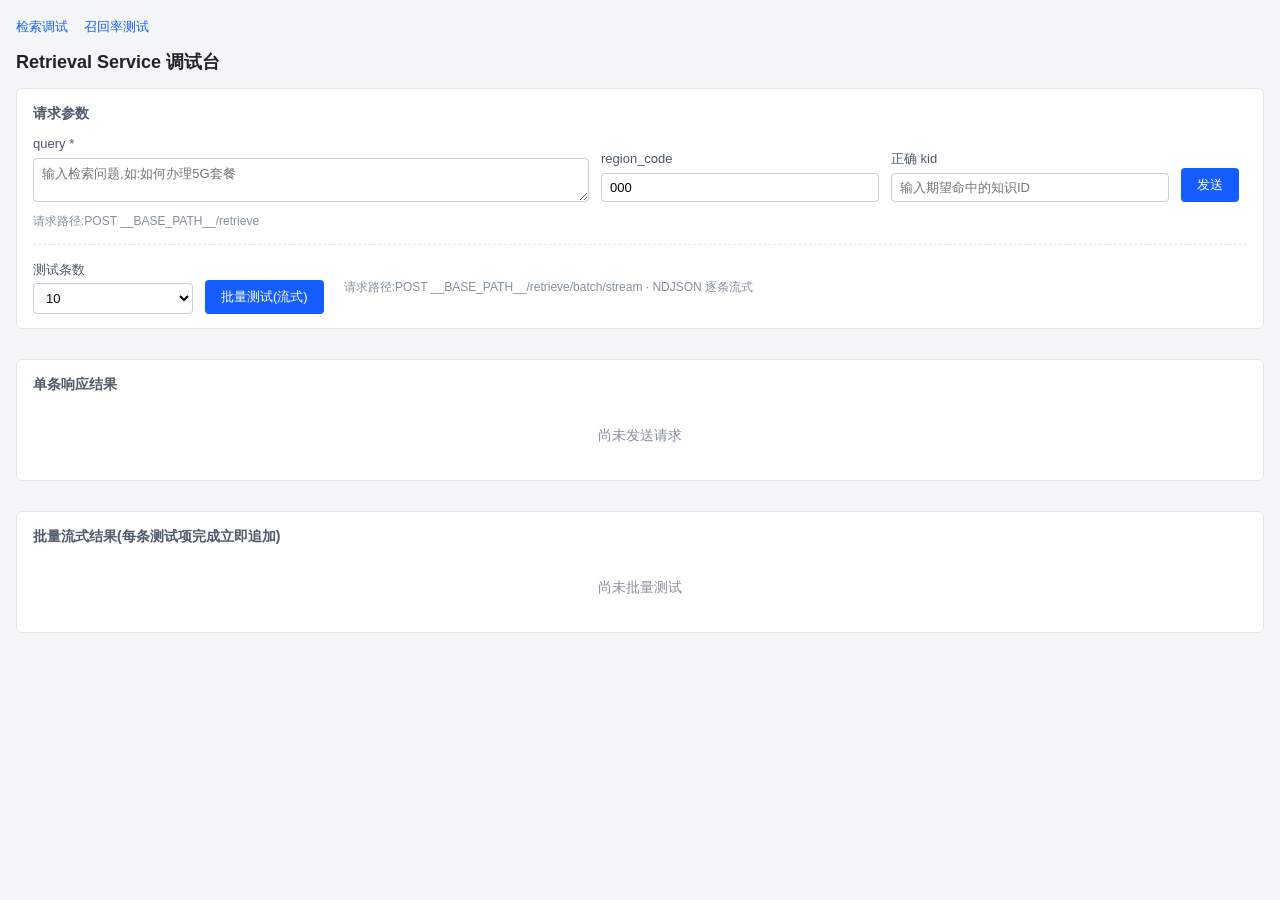
<file: universal-agent/services/retrieval_service/frontend/index.html>
<!DOCTYPE html>
<html lang="zh-CN">
<head>
<meta charset="UTF-8">
<meta name="viewport" content="width=device-width, initial-scale=1.0">
<title>Retrieval Service 调试台</title>
<style>
  * { box-sizing: border-box; }
  body {
    margin: 0; padding: 16px; font-family: -apple-system, "Segoe UI", "Microsoft YaHei", sans-serif;
    background: #f5f6f8; color: #1f2329; font-size: 14px; line-height: 1.5;
  }
  h1 { margin: 0 0 12px; font-size: 18px; }
  .nav { margin-bottom: 12px; }
  .nav a { color: #165dff; text-decoration: none; font-size: 13px; margin-right: 12px; }
  .nav a:hover { text-decoration: underline; }
  .layout { display: grid; grid-template-columns: 1fr; gap: 16px; align-items: start; }
  .card {
    background: #fff; border: 1px solid #e5e6eb; border-radius: 6px;
    padding: 14px 16px; margin-bottom: 14px;
  }
  .card h2 { margin: 0 0 10px; font-size: 14px; color: #4e5969; font-weight: 600; }
  .form-row { display: flex; gap: 12px; align-items: flex-end; flex-wrap: wrap; }
  .form-row .field { display: flex; flex-direction: column; gap: 4px; }
  .form-row .field .lbl { color: #4e5969; font-size: 13px; }
  .form-row .field.query { flex: 2; min-width: 280px; }
  .form-row .field.region { flex: 1; min-width: 140px; }
  .form-row .field.kid { flex: 1; min-width: 200px; }
  .form-row .field.action { flex: 0 0 auto; }
  .form-row .field.batch-count { flex: 0 0 160px; }
  .batch-table { width: 100%; border-collapse: collapse; font-size: 12px; }
  .batch-table th, .batch-table td {
    border: 1px solid #e5e6eb; padding: 6px 8px; vertical-align: top;
    word-break: break-all;
  }
  .batch-table th {
    background: #f7f8fa; color: #4e5969; text-align: left; font-weight: 600;
  }
  .batch-table tr.hit td { background: #f0fff0; }
  .batch-table tr.miss td { background: #fff5f5; }
  .batch-table .idx { text-align: center; width: 36px; }
  .batch-table .q { min-width: 200px; max-width: 320px; }
  .batch-table .kids { min-width: 200px; }
  .batch-table .status { text-align: center; width: 80px; }
  .batch-summary {
    display: flex; gap: 16px; align-items: center; flex-wrap: wrap;
    background: #f7f8fa; padding: 10px 12px; border-radius: 4px; margin-bottom: 10px;
  }
  .batch-summary .stat { color: #4e5969; font-size: 13px; }
  .batch-summary .stat .v { font-weight: 600; color: #1f2329; }
  input[type=text], textarea, select {
    width: 100%; padding: 6px 8px; border: 1px solid #c9cdd4; border-radius: 4px;
    font-family: inherit; font-size: 13px; background: #fff;
  }
  textarea { resize: vertical; min-height: 38px; }
  button {
    background: #165dff; color: #fff; border: none; border-radius: 4px;
    padding: 8px 16px; cursor: pointer; font-size: 13px;
  }
  button:hover { background: #0e42d2; }
  button:disabled { background: #94bfff; cursor: not-allowed; }
  .row { display: flex; gap: 8px; align-items: center; }
  .meta { display: grid; grid-template-columns: repeat(4, 1fr); gap: 8px; margin-bottom: 8px; }
  .meta div { background: #f7f8fa; border-radius: 4px; padding: 6px 8px; }
  .meta .k { color: #86909c; font-size: 12px; }
  .meta .v { font-weight: 600; word-break: break-all; }
  .badge { display: inline-block; padding: 1px 6px; border-radius: 3px; font-size: 12px; }
  .badge.ok { background: #e8ffea; color: #00b42a; }
  .badge.warn { background: #fff3e0; color: #ff7d00; }
  .badge.err { background: #ffece8; color: #f53f3f; }
  .tags { display: flex; flex-wrap: wrap; gap: 6px; }
  .tag { background: #e8f3ff; color: #165dff; border-radius: 3px; padding: 1px 6px; font-size: 12px; }
  .chunk { border: 1px solid #e5e6eb; border-radius: 4px; margin-bottom: 8px; }
  .chunk-head { padding: 8px 10px; background: #f7f8fa; cursor: pointer; display: flex; justify-content: space-between; align-items: center; gap: 8px; }
  .chunk-head .t { font-weight: 600; flex: 1; overflow: hidden; text-overflow: ellipsis; white-space: nowrap; }
  .chunk-head .s { color: #86909c; font-size: 12px; white-space: nowrap; }
  .chunk-body { padding: 10px; display: none; }
  .chunk.open .chunk-body { display: block; }
  .chunk-body pre { margin: 0; white-space: pre-wrap; word-break: break-word; font-size: 12px; }
  .chunk-body .kv { font-size: 12px; color: #4e5969; margin-bottom: 6px; }
  details summary { cursor: pointer; color: #4e5969; margin: 6px 0; }
  details pre { background: #1f2329; color: #c9cdd4; padding: 10px; border-radius: 4px; overflow: auto; font-size: 12px; }
  .hint { color: #86909c; font-size: 12px; margin-top: 4px; }
  .empty { color: #86909c; text-align: center; padding: 20px; }
</style>
</head>
<body>
<div class="nav">
  <a href="/debug">检索调试</a>
  <a href="/test">召回率测试</a>
</div>
<h1>Retrieval Service 调试台</h1>
<div class="layout">
  <div class="card">
    <h2>请求参数</h2>
    <div class="form-row">
      <div class="field query">
        <span class="lbl">query *</span>
        <textarea id="query" placeholder="输入检索问题,如:如何办理5G套餐"></textarea>
      </div>
      <div class="field region">
        <span class="lbl">region_code</span>
        <input type="text" id="region_code" value="000" placeholder="省份名或区号,如 福建/591/000">
      </div>
      <div class="field kid">
        <span class="lbl">正确 kid</span>
        <input type="text" id="correct_kid" placeholder="输入期望命中的知识ID">
      </div>
      <div class="field action">
        <span class="lbl">&nbsp;</span>
        <div class="row">
          <button id="send">发送</button>
          <span id="status" class="hint"></span>
        </div>
      </div>
    </div>
    <div class="hint" style="margin-top:10px">请求路径:POST <span id="basePath"></span>/retrieve</div>
    <div class="form-row" style="margin-top:14px;border-top:1px dashed #e5e6eb;padding-top:12px">
      <div class="field batch-count">
        <span class="lbl">测试条数</span>
        <select id="batchCount">
          <option value="10" selected>10</option>
          <option value="20">20</option>
          <option value="50">50</option>
          <option value="100">100</option>
          <option value="0">全部</option>
        </select>
      </div>
      <div class="field action">
        <span class="lbl">&nbsp;</span>
        <div class="row">
          <button id="batchSend">批量测试(流式)</button>
          <span id="batchStatus" class="hint"></span>
        </div>
      </div>
      <div class="hint" style="flex:1;min-width:200px;align-self:center">
        请求路径:POST <span id="batchPath"></span>/retrieve/batch/stream · NDJSON 逐条流式
      </div>
    </div>
  </div>
  <div class="card">
    <h2>单条响应结果</h2>
    <div id="result"><div class="empty">尚未发送请求</div></div>
  </div>
  <div class="card">
    <h2>批量流式结果(每条测试项完成立即追加)</h2>
    <div id="batchResult"><div class="empty">尚未批量测试</div></div>
  </div>
</div>

<script>
var BASE = "__BASE_PATH__";
document.getElementById("basePath").textContent = BASE;
document.getElementById("batchPath").textContent = BASE;

var sendBtn = document.getElementById("send");
var statusEl = document.getElementById("status");
var batchBtn = document.getElementById("batchSend");
var batchStatusEl = document.getElementById("batchStatus");

// ── 单条非流式 ──
sendBtn.addEventListener("click", function() {
  var query = document.getElementById("query").value.trim();
  var region_code = document.getElementById("region_code").value.trim() || "000";
  var mode = "integrate";
  var vector_mode = "both";
  if (!query) { alert("query 不能为空"); return; }

  sendBtn.disabled = true;
  statusEl.textContent = "请求中...";
  document.getElementById("result").innerHTML = '<div class="empty">请求中...</div>';

  var body = { query: query, region_code: region_code, mode: mode, vector_mode: vector_mode };
  var t0 = performance.now();
  fetch(BASE + "/retrieve", {
    method: "POST",
    headers: { "Content-Type": "application/json" },
    body: JSON.stringify(body)
  })
  .then(function(r) { return r.text().then(function(txt){ return {ok: r.ok, status: r.status, text: txt}; }); })
  .then(function(resp) {
    var dt = Math.round(performance.now() - t0);
    statusEl.textContent = "HTTP " + resp.status + " · 网关 " + dt + "ms";
    var data;
    try { data = JSON.parse(resp.text); }
    catch(e) { renderRaw(resp.text, resp.status); return; }
    render(data);
  })
  .catch(function(err) {
    statusEl.textContent = "请求失败";
    document.getElementById("result").innerHTML =
      '<div class="empty">网络/服务异常: ' + escapeHtml(String(err)) + "</div>";
  })
  .finally(function() { sendBtn.disabled = false; });
});

function escapeHtml(s) { return String(s).replace(/&/g,"&amp;").replace(/</g,"&lt;").replace(/>/g,"&gt;"); }
function badge(cls, txt) { return '<span class="badge ' + cls + '">' + txt + "</span>"; }

function render(data) {
  var rtnCode = data.rtnCode, rtnMsg = data.rtnMsg || "", obj = data.object || {};
  var el = document.getElementById("result");
  if (rtnCode === "0" && obj && obj.chunks) {
    var bc = obj.outcome === "success" ? "ok"
           : obj.outcome === "degraded" ? "warn" : "err";
    var deg = obj.degraded ? badge("warn", "已降级") : "";
    var html = '<div class="meta">' +
      metaCell("rtnCode", badge(bc, rtnCode)) +
      metaCell("outcome", obj.outcome || "-") +
      metaCell("recalled", obj.recalled_count) +
      metaCell("elapsedMs", obj.elapsed_ms) +
      metaCell("region", obj.region_code || "-") +
      metaCell("traceId", obj.trace_id || "-") +
      metaCell("requestId", obj.request_id || "-") +
      metaCell("rtnMsg", escapeHtml(rtnMsg) + deg) +
      "</div>";
    var correctKid = document.getElementById("correct_kid").value.trim();
    var recalledKids = obj.kids || [];
    var kidHit = correctKid && recalledKids.indexOf(correctKid) >= 0;
    html += '<div style="margin:8px 0;padding:12px;background:#f7f8fa;border-radius:6px;border:1px solid #e5e6eb">';
    html += '<div class="k" style="color:#4e5969;font-size:13px;font-weight:600;margin-bottom:8px">kid 命中判定</div>';
    html += '<div style="display:flex;gap:24px;align-items:center;flex-wrap:wrap;margin-bottom:10px">';
    html += '<div><div class="k" style="color:#86909c;font-size:12px">正确 kid</div><div style="font-weight:600;word-break:break-all">' + escapeHtml(correctKid || '-') + '</div></div>';
    if (correctKid) {
      html += '<div><div class="k" style="color:#86909c;font-size:12px">命中状态</div><div>' + (kidHit ? badge("ok", "✓ 命中") : badge("err", "✗ 未命中")) + '</div></div>';
    } else {
      html += '<div><div class="k" style="color:#86909c;font-size:12px">命中状态</div><div>' + badge("warn", "未填写") + '</div></div>';
    }
    html += '<div><div class="k" style="color:#86909c;font-size:12px">召回 kid 数</div><div style="font-weight:600">' + recalledKids.length + '</div></div>';
    html += '</div>';
    html += '<div><div class="k" style="color:#86909c;font-size:12px;margin-bottom:4px">召回 kid 列表</div><div class="tags">';
    if (recalledKids.length) {
      recalledKids.forEach(function(kid) {
        var isHitKid = correctKid && kid === correctKid;
        var style = isHitKid
          ? 'background:#e8ffea;color:#00b42a;font-weight:600;border:1px solid #00b42a;padding:2px 8px'
          : 'background:#e8f3ff;color:#165dff;padding:1px 6px';
        html += '<span class="tag" style="' + style + '">' + escapeHtml(kid) + (isHitKid ? ' ✓' : '') + '</span>';
      });
    } else { html += '<span class="hint">零召回</span>'; }
    html += '</div></div></div>';
    el.innerHTML = html + rawJson(data);
  } else {
    var eb = rtnCode && rtnCode !== "0" ? "err" : "warn";
    el.innerHTML = '<div class="meta">' +
      metaCell("rtnCode", badge(eb, rtnCode || "-")) +
      metaCell("rtnMsg", escapeHtml(rtnMsg)) +
      "</div>" + rawJson(data);
  }
}
function renderRaw(txt, status) {
  document.getElementById("result").innerHTML =
    '<div class="meta">' + metaCell("HTTP", badge("err", status)) + "</div>" +
    "<details open><summary>原始响应</summary><pre>" + escapeHtml(txt) + "</pre></details>";
}
function metaCell(k, v) { return '<div><div class="k">' + k + '</div><div class="v">' + v + "</div></div>"; }
function rawJson(data) {
  return "<details><summary>原始 JSON</summary><pre>" + escapeHtml(JSON.stringify(data, null, 2)) + "</pre></details>";
}

// ── 批量测试(流式 NDJSON) ──
batchBtn.addEventListener("click", function() {
  var countVal = document.getElementById("batchCount").value.trim();
  var count = countVal === "" ? 0 : parseInt(countVal, 10);
  if (isNaN(count) || count < 0) { alert("测试条数需为非负整数"); return; }

  var el = document.getElementById("batchResult");
  el.innerHTML =
    '<div class="batch-summary">' +
      '<div class="stat">总数 <span class="v" id="bsTotal">0</span></div>' +
      '<div class="stat">已完成 <span class="v" id="bsDone">0</span></div>' +
      '<div class="stat">命中 <span class="v" style="color:#00b42a" id="bsHit">0</span></div>' +
      '<div class="stat">未命中 <span class="v" style="color:#f53f3f" id="bsMiss">0</span></div>' +
      '<div class="stat">命中率 <span class="v" id="bsRate">0.0%</span></div>' +
      '<div class="stat">总耗时 <span class="v" id="bsMs">0ms</span></div>' +
    '</div>' +
    '<table class="batch-table"><thead><tr>' +
      '<th class="idx">#</th>' +
      '<th class="q">用户问</th>' +
      '<th>区域</th>' +
      '<th class="kids">期望 kid</th>' +
      '<th class="kids">召回 kid</th>' +
      '<th class="status">命中</th>' +
      '<th>状态</th>' +
      '<th>耗时</th>' +
    '</tr></thead><tbody id="batchTbody"></tbody></table>';

  var tbody = document.getElementById("batchTbody");
  var total = 0, done = 0, hitCount = 0;
  var t0 = performance.now();
  batchBtn.disabled = true;
  batchStatusEl.textContent = "流式请求中...";

  fetch(BASE + "/retrieve/batch/stream", {
    method: "POST",
    headers: { "Content-Type": "application/json" },
    body: JSON.stringify({ count: count })
  }).then(function(resp) {
    if (!resp.ok) {
      return resp.text().then(function(txt) {
        batchStatusEl.textContent = "HTTP " + resp.status;
        el.innerHTML = '<div class="meta">' + metaCell("HTTP", badge("err", resp.status)) + '</div>' +
          "<details open><summary>原始响应</summary><pre>" + escapeHtml(txt) + "</pre></details>";
        throw new Error("HTTP " + resp.status);
      });
    }
    var reader = resp.body.getReader();
    var decoder = new TextDecoder("utf-8");
    var buffer = "";

    function updateSummary() {
      document.getElementById("bsDone").textContent = done;
      document.getElementById("bsHit").textContent = hitCount;
      document.getElementById("bsMiss").textContent = done - hitCount;
      var rate = done > 0 ? (hitCount / done * 100).toFixed(1) : "0.0";
      document.getElementById("bsRate").textContent = rate + "%";
    }

    function handleMsg(msg) {
      if (!msg || typeof msg !== "object") return;
      if (msg.type === "start") {
        total = msg.total || 0;
        document.getElementById("bsTotal").textContent = total;
        batchStatusEl.textContent = "流式请求中... 0/" + total;
      } else if (msg.type === "item") {
        done++;
        var r = msg.data || {};
        if (r.hit) hitCount++;
        appendBatchRow(r);
        updateSummary();
        batchStatusEl.textContent = done + "/" + total + " · 命中 " + hitCount;
      } else if (msg.type === "summary") {
        var s = msg.data || {};
        if (s.total_elapsed_ms != null)
          document.getElementById("bsMs").textContent = s.total_elapsed_ms + "ms";
        if (s.hit_count != null) { hitCount = s.hit_count; updateSummary(); }
        batchStatusEl.textContent = "完成 " + done + " 条 · 命中 " + hitCount +
          " · 网关 " + Math.round(performance.now() - t0) + "ms";
      }
    }

    function processBuffer() {
      var lines = buffer.split("\n");
      buffer = lines.pop();
      for (var i = 0; i < lines.length; i++) {
        var line = lines[i].trim();
        if (!line) continue;
        try { handleMsg(JSON.parse(line)); }
        catch(e) { console.warn("解析流消息失败:", line, e); }
      }
    }

    function appendBatchRow(r) {
      var rowCls = r.hit ? "hit" : "miss";
      var html = '<tr class="' + rowCls + '">';
      html += '<td class="idx">' + r.index + '</td>';
      html += '<td class="q">' + escapeHtml(r.user_query || "") + '</td>';
      html += '<td>' + escapeHtml(r.region_code || "-") + '</td>';
      var expectedKids = r.expected_kids || [];
      var hitKidsSet = {};
      (r.hit_kids || []).forEach(function(k) { hitKidsSet[k] = true; });
      html += '<td class="kids">';
      if (expectedKids.length) {
        html += '<div class="tags">';
        expectedKids.forEach(function(k) {
          var isHit = !!hitKidsSet[k];
          var style = isHit
            ? 'background:#e8ffea;color:#00b42a;font-weight:600;border:1px solid #00b42a;padding:2px 6px'
            : 'background:#e5e6eb;color:#4e5969;padding:1px 6px';
          html += '<span class="tag" style="' + style + '">' + escapeHtml(k) + (isHit ? ' ✓' : '') + '</span>';
        });
        html += '</div>';
      } else { html += '<span class="hint">未标注</span>'; }
      html += '</td>';
      var recalledKids = r.recalled_kids || [];
      var expectedSet = {};
      expectedKids.forEach(function(k) { expectedSet[k] = true; });
      html += '<td class="kids">';
      if (recalledKids.length) {
        html += '<div class="tags">';
        recalledKids.forEach(function(k) {
          var isExpected = !!expectedSet[k];
          var style = isExpected
            ? 'background:#e8ffea;color:#00b42a;font-weight:600;border:1px solid #00b42a;padding:2px 6px'
            : 'background:#e8f3ff;color:#165dff;padding:1px 6px';
          html += '<span class="tag" style="' + style + '">' + escapeHtml(k) + (isExpected ? ' ✓' : '') + '</span>';
        });
        html += '</div>';
      } else { html += '<span class="hint">零召回</span>'; }
      html += '</td>';
      if (r.outcome === "error" || r.outcome === "timeout") {
        html += '<td class="status">' + badge("err", "异常") + '</td>';
      } else if (!expectedKids.length) {
        html += '<td class="status">' + badge("warn", "未标注") + '</td>';
      } else if (r.hit) {
        html += '<td class="status">' + badge("ok", "✓ 命中") + '</td>';
      } else {
        html += '<td class="status">' + badge("err", "✗ 未命中") + '</td>';
      }
      html += '<td>' + escapeHtml(r.outcome || "-") +
        (r.recalled_count != null ? ' / ' + r.recalled_count + '片' : '') + '</td>';
      html += '<td>' + (r.elapsed_ms || 0) + 'ms</td>';
      html += '</tr>';
      tbody.insertAdjacentHTML("beforeend", html);
    }

    function read() {
      reader.read().then(function(result) {
        if (result.done) {
          if (buffer.trim()) { try { handleMsg(JSON.parse(buffer.trim())); } catch(e) {} }
          batchBtn.disabled = false;
          if (done < total) batchStatusEl.textContent += " · 异常中断";
          return;
        }
        buffer += decoder.decode(result.value, { stream: true });
        processBuffer();
        read();
      }).catch(function(err) {
        batchStatusEl.textContent = "流读取失败: " + String(err);
        batchBtn.disabled = false;
      });
    }
    read();
  }).catch(function(err) {
    if (String(err).indexOf("HTTP ") === 0) { batchBtn.disabled = false; return; }
    batchStatusEl.textContent = "请求失败";
    batchBtn.disabled = false;
  });
});
</script>
</body>
</html>
</file>
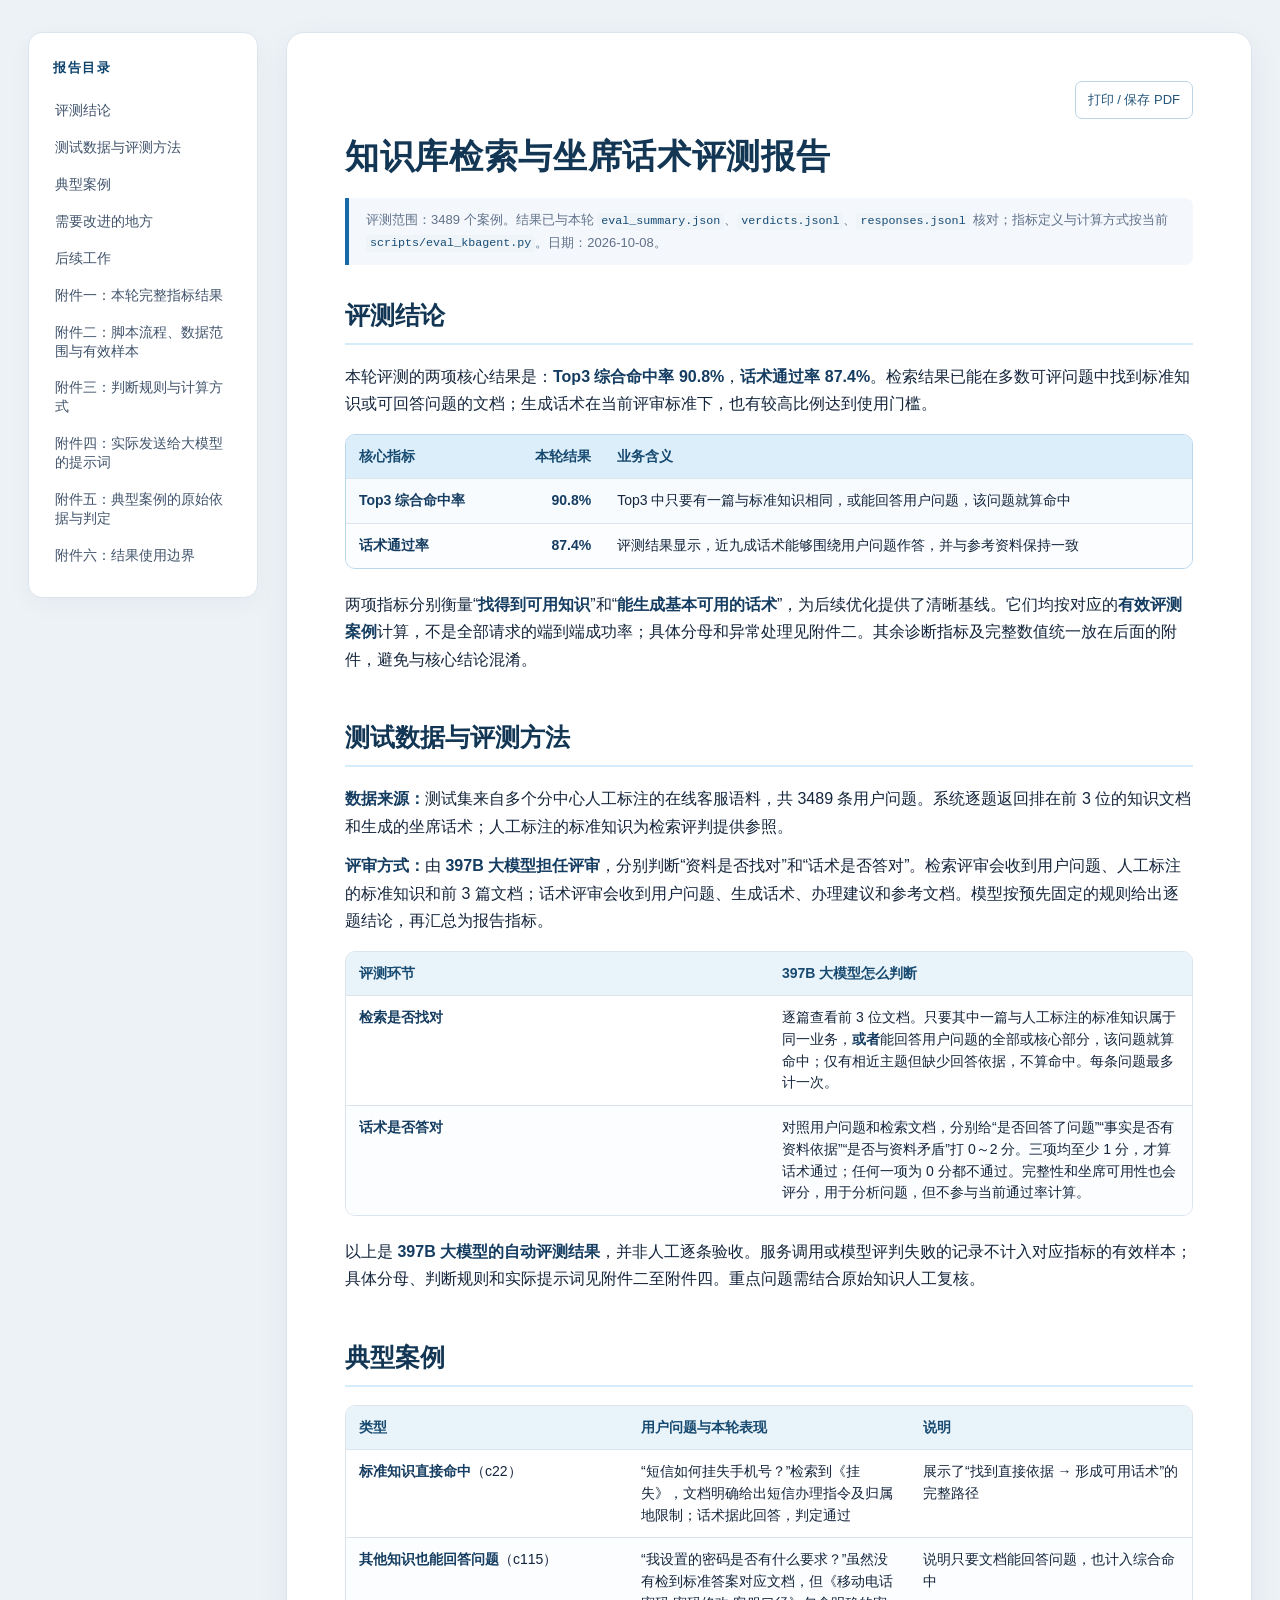
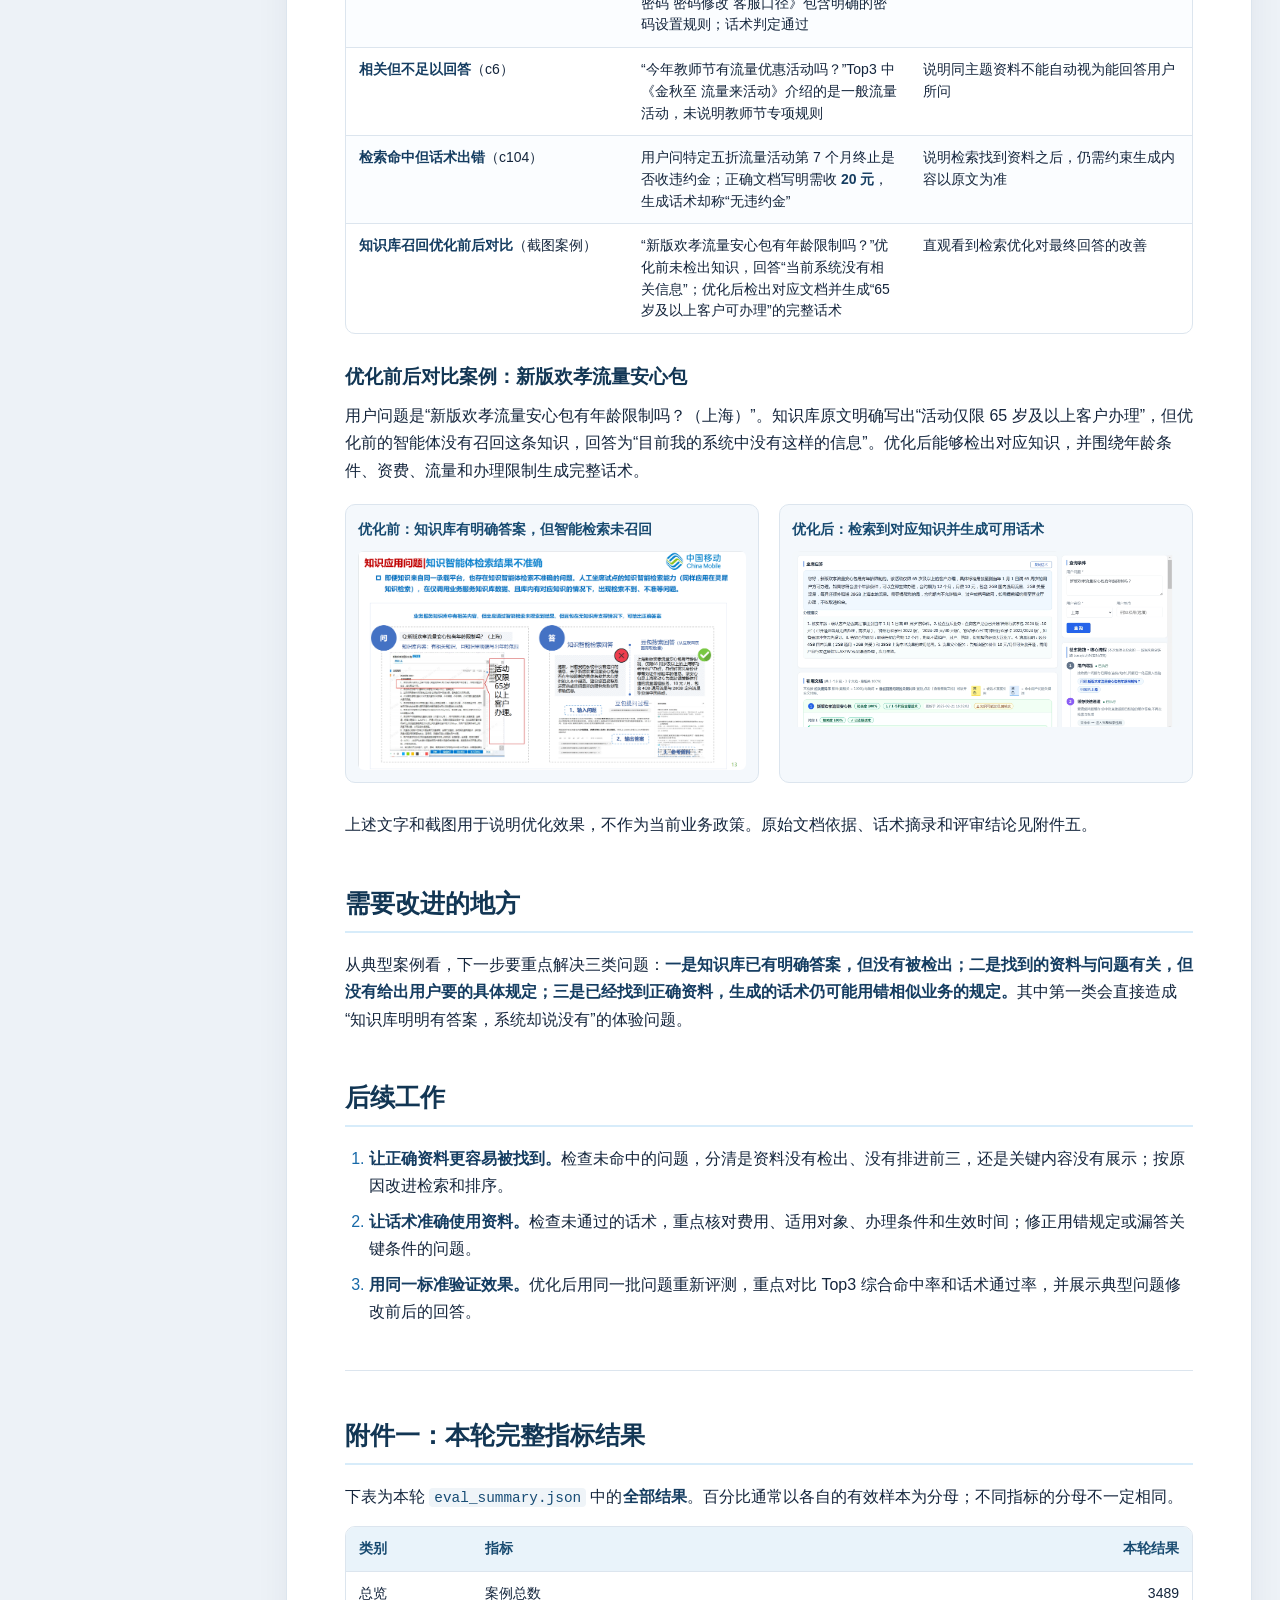
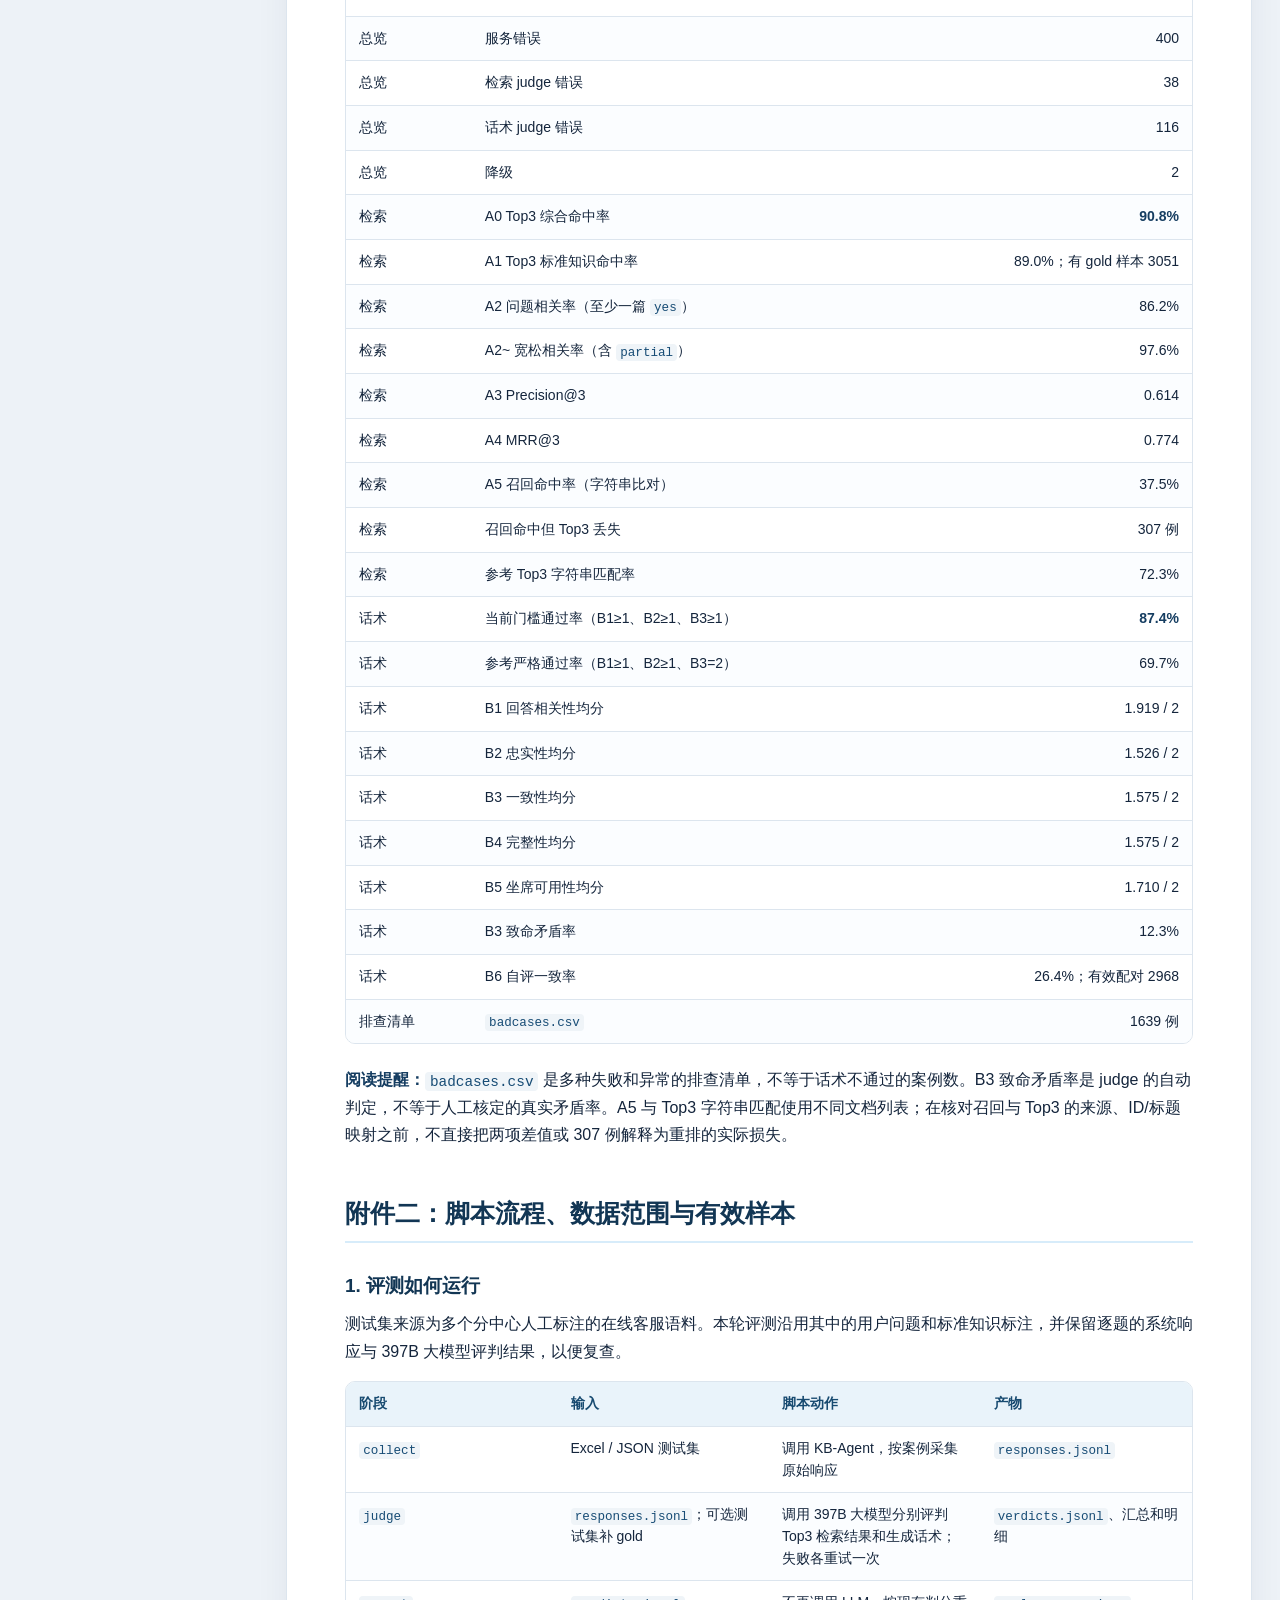
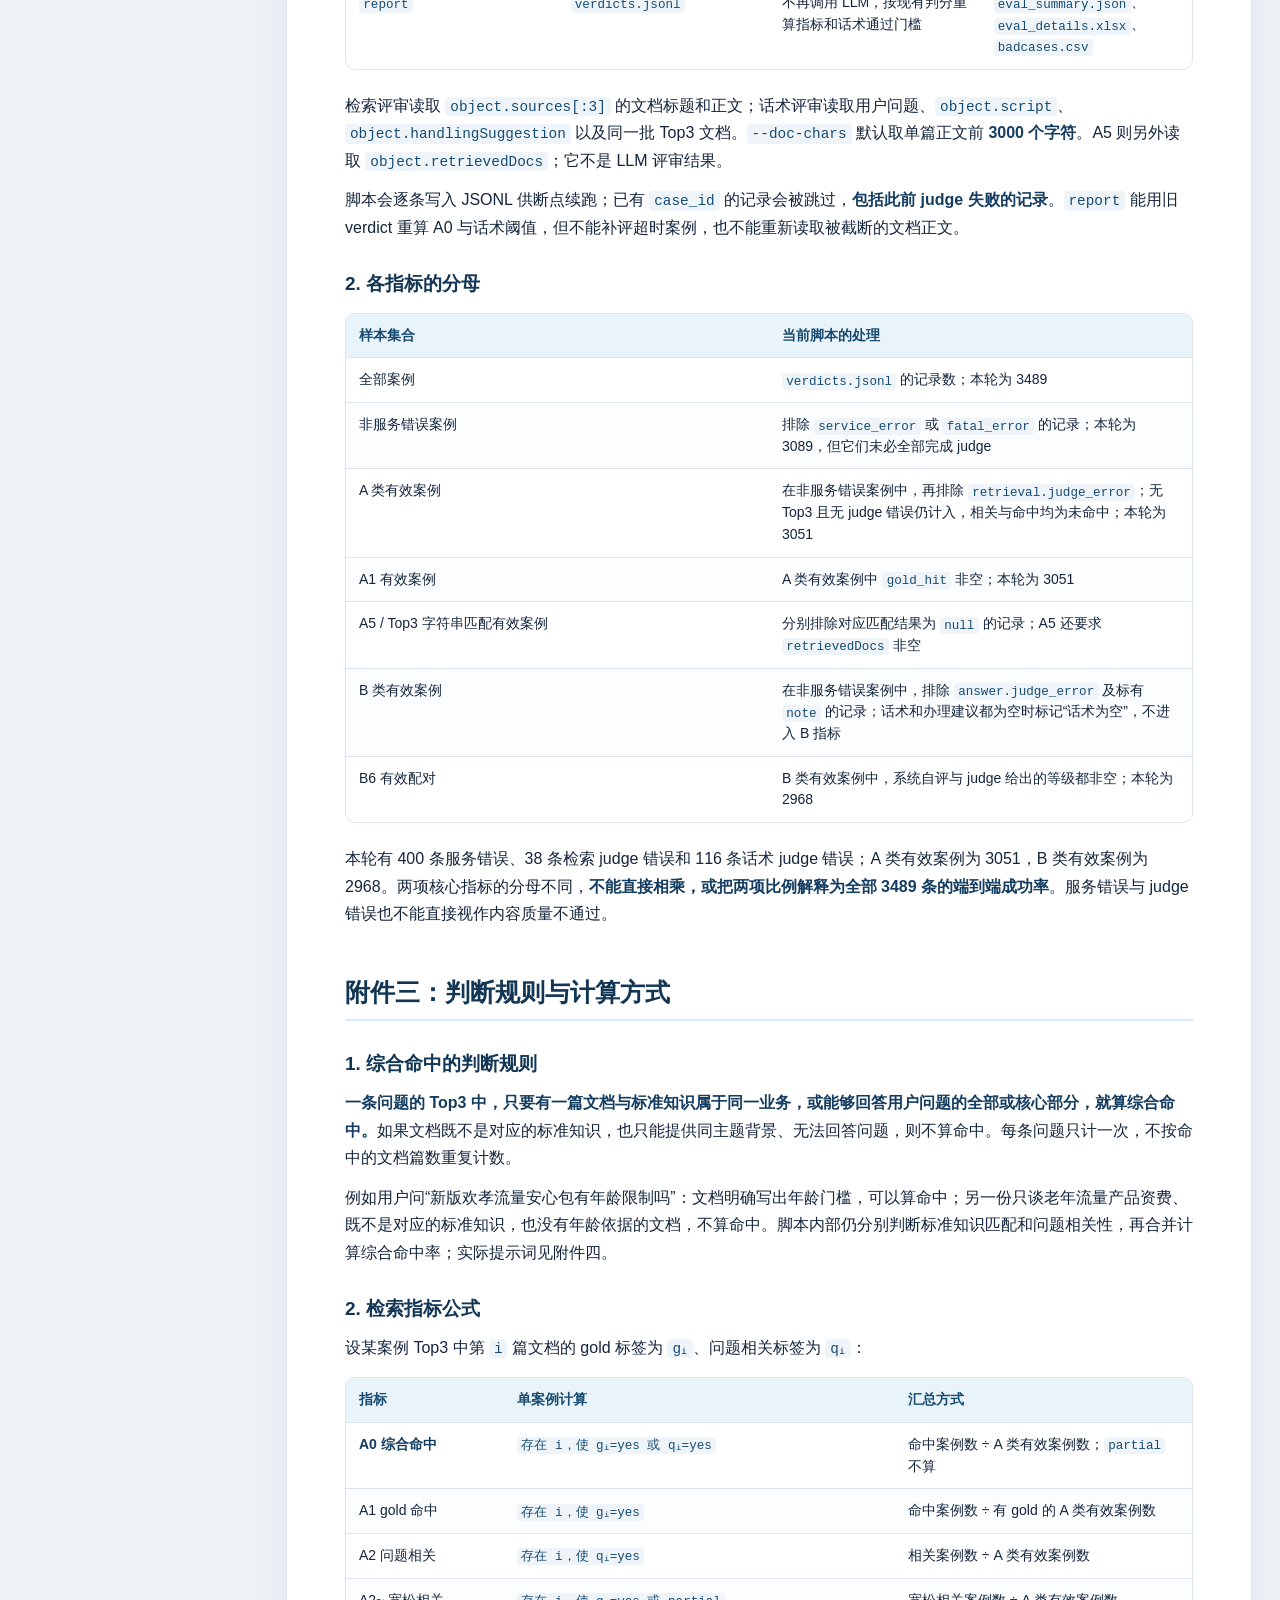
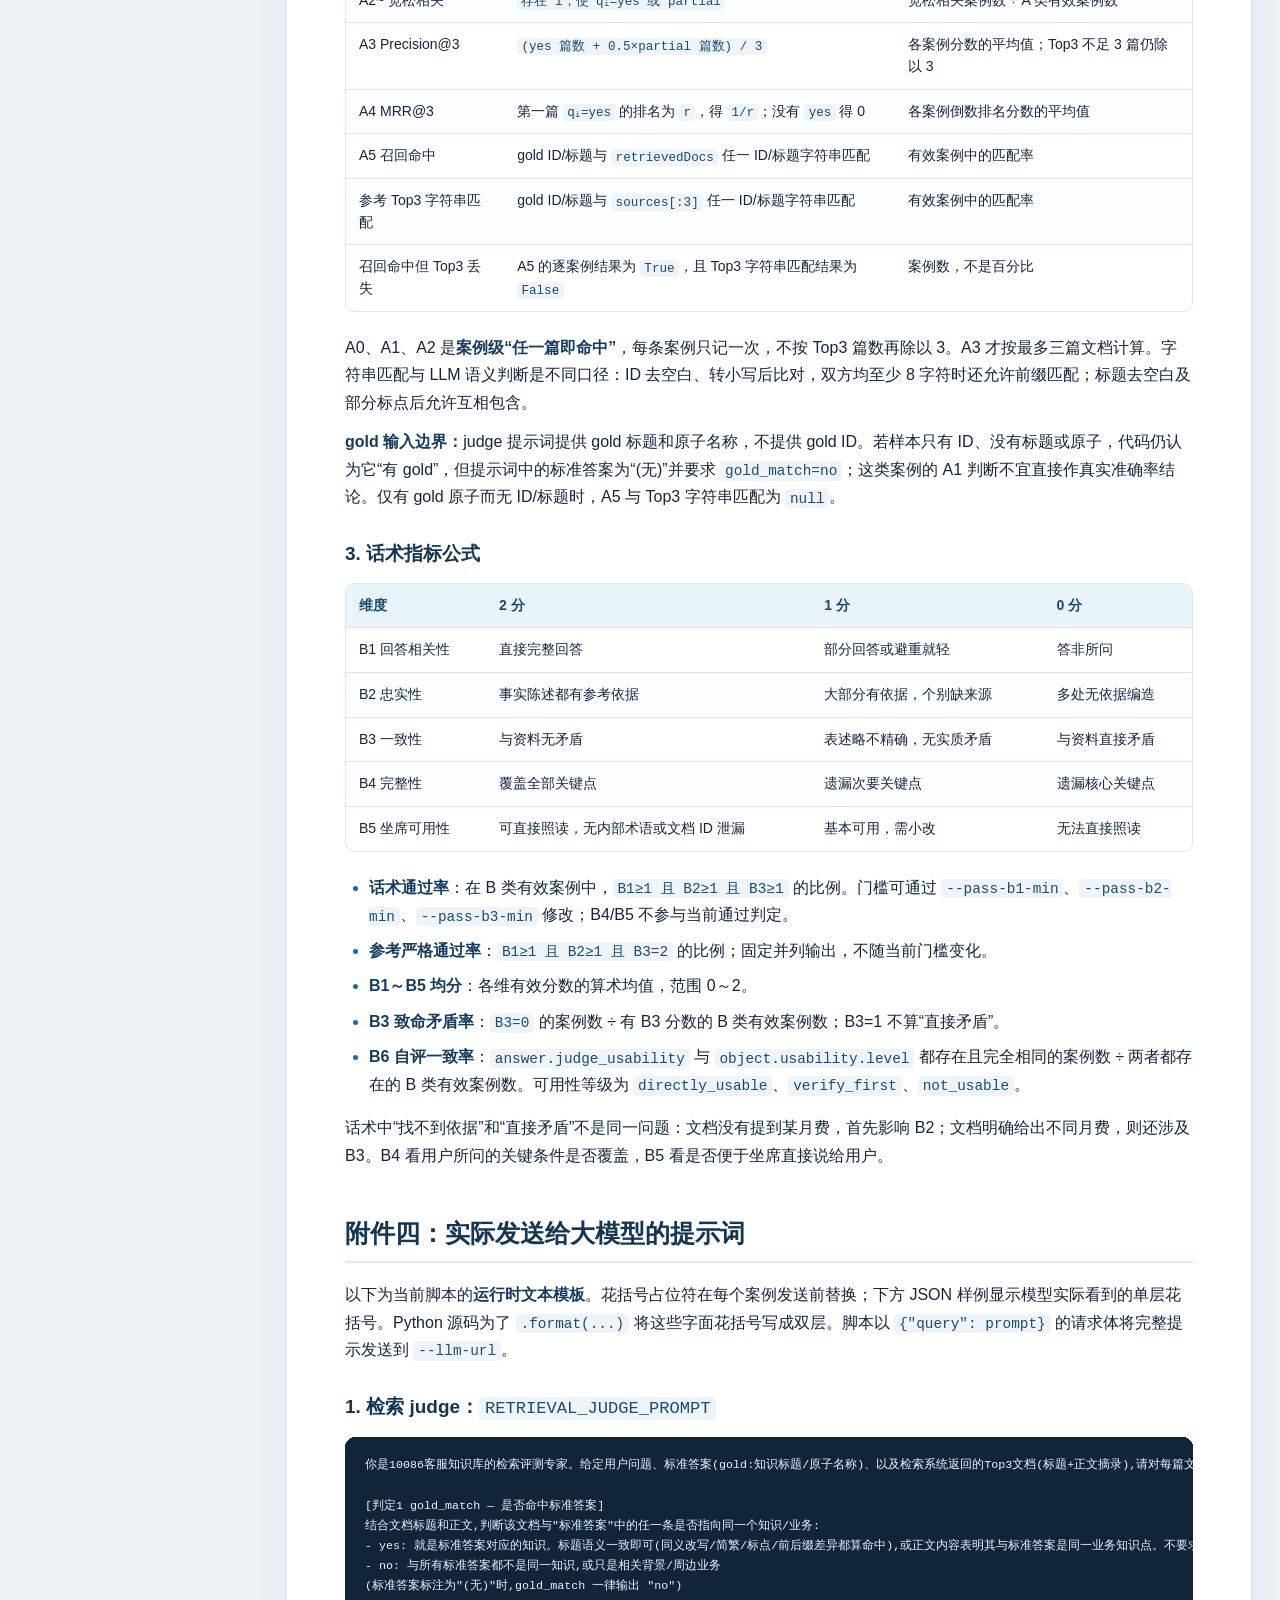
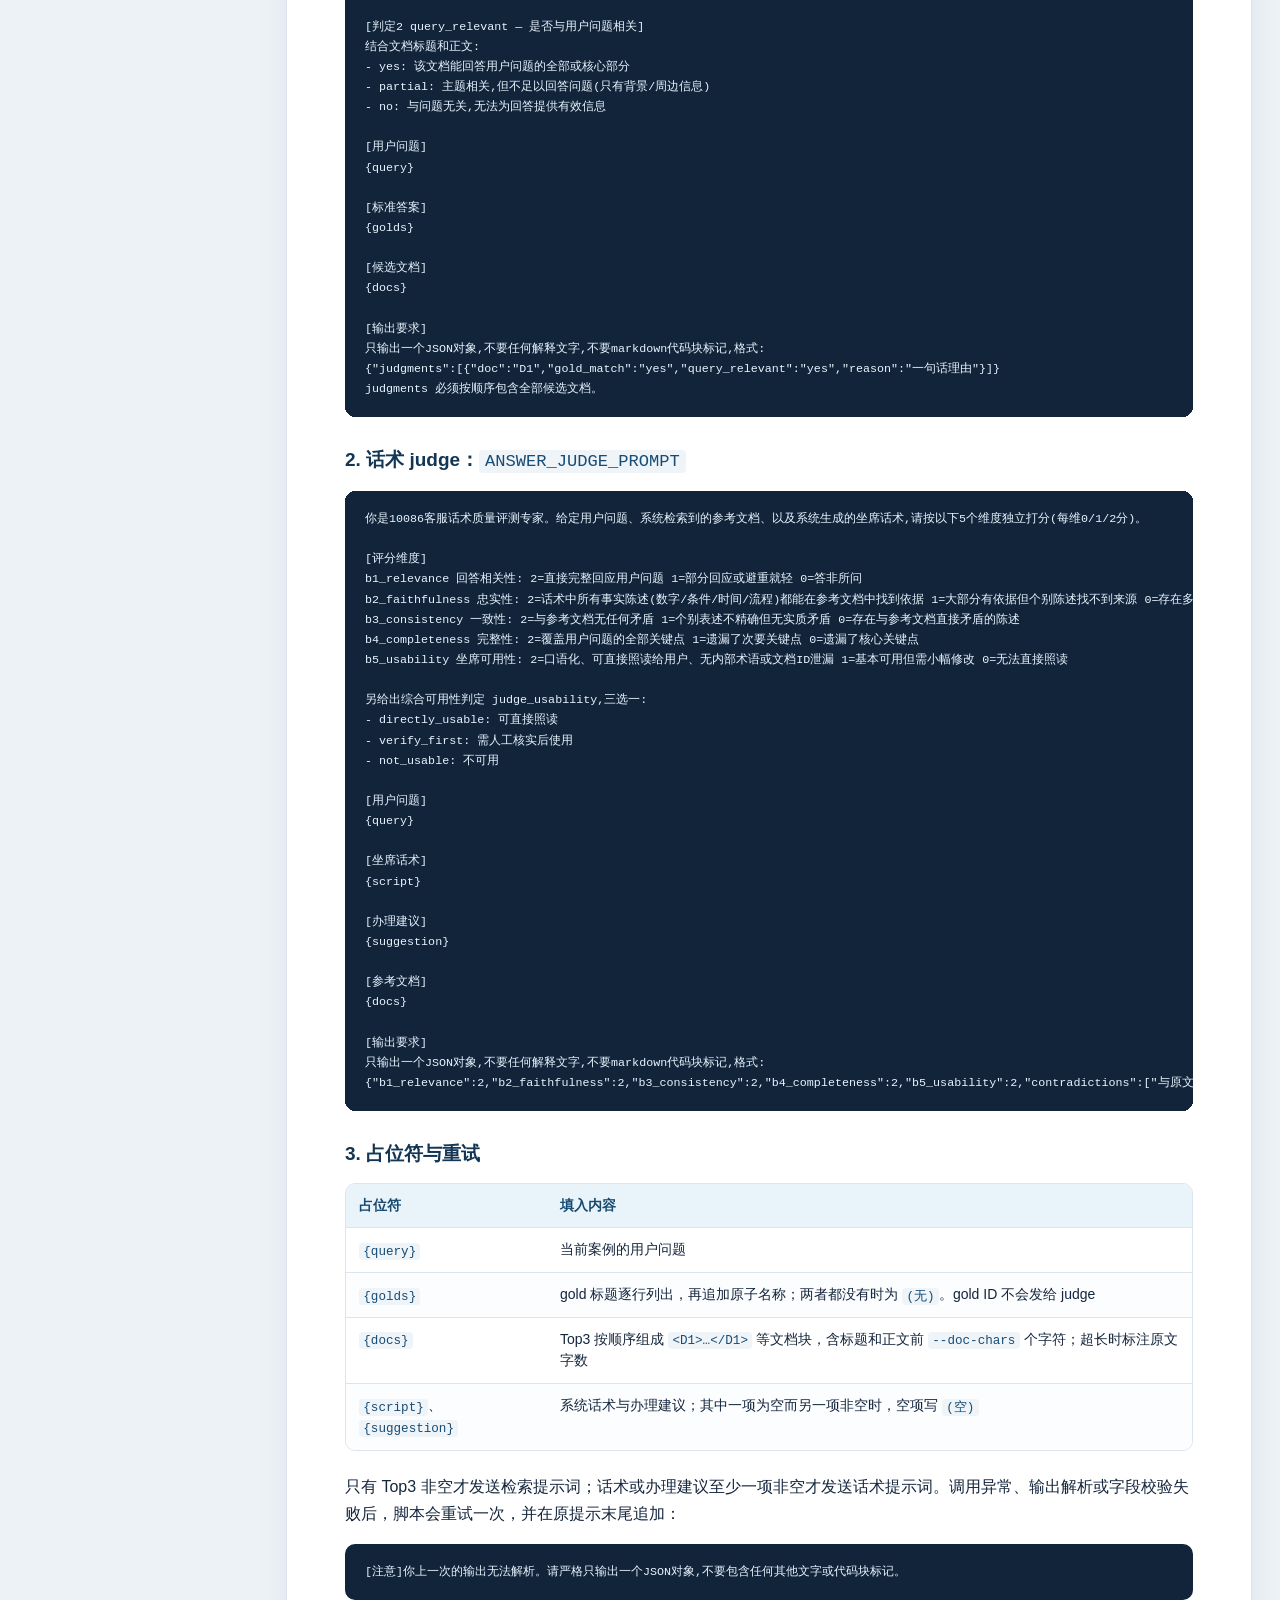
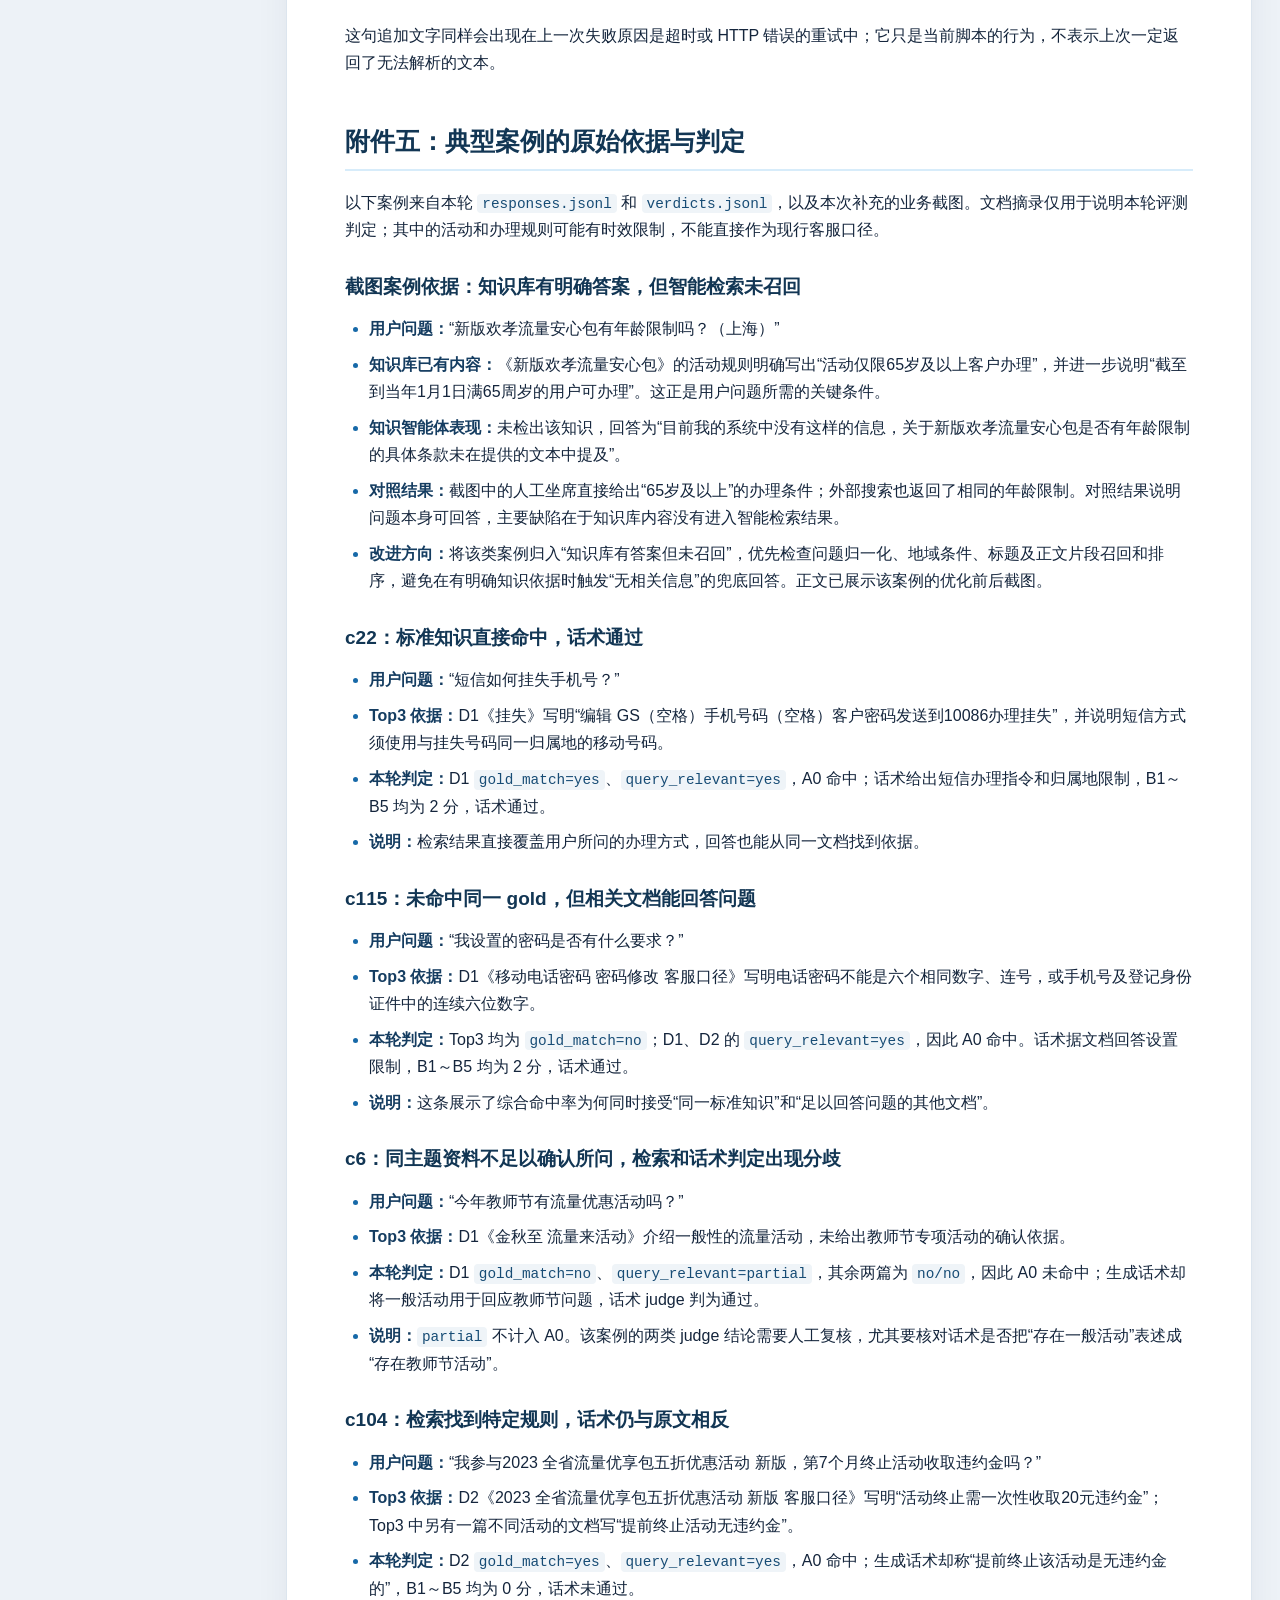
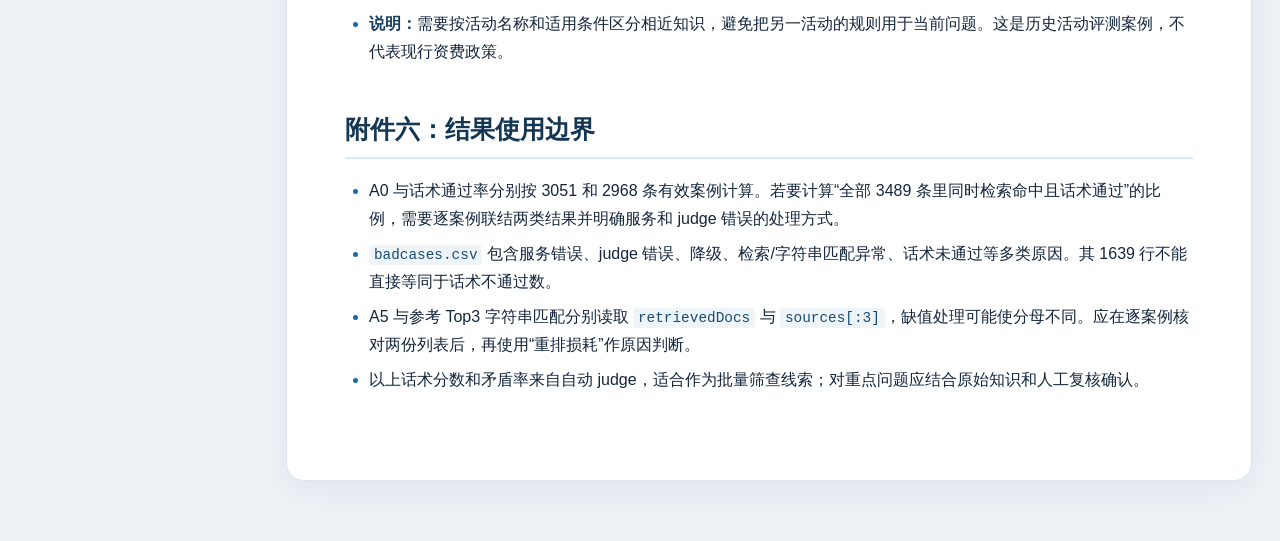
<file: universal-agent/docs/知识库检索与话术评测报告.html>
<!doctype html>
<html lang="zh-CN">
<head>
<meta charset="utf-8">
<meta name="viewport" content="width=device-width, initial-scale=1">
<meta name="color-scheme" content="light">
<title>知识库检索与坐席话术评测报告</title>
<style>
:root{color-scheme:light;--ink:#14253c;--muted:#60718a;--blue:#1769a8;--blue-dark:#0e456e;--line:#dce5ee;--soft:#f4f8fc;--white:#fff;--accent:#d7ecfa}
*{box-sizing:border-box}html{scroll-behavior:smooth}body{margin:0;background:#edf2f7;color:var(--ink);font:16px/1.72 -apple-system,BlinkMacSystemFont,"Microsoft YaHei","PingFang SC","Noto Sans CJK SC",sans-serif}
.layout{display:grid;grid-template-columns:230px minmax(0,1060px);justify-content:center;gap:28px;padding:32px 28px 64px}
.sidebar{position:sticky;top:28px;align-self:start;max-height:calc(100vh - 56px);overflow:auto;padding:24px 16px;border:1px solid var(--line);border-radius:14px;background:var(--white);box-shadow:0 6px 24px rgba(20,37,60,.04)}
.sidebar .brand{margin:0 8px 14px;color:var(--blue-dark);font-size:13px;font-weight:700;letter-spacing:.12em}.sidebar nav{display:grid;gap:2px}.sidebar a{display:block;padding:8px 10px;border-radius:7px;color:#40536b;text-decoration:none;font-size:14px;line-height:1.35}.sidebar a:hover,.sidebar a:focus{background:var(--soft);color:var(--blue-dark)}
.report{min-width:0;padding:48px 58px 70px;border:1px solid var(--line);border-radius:18px;background:var(--white);box-shadow:0 10px 34px rgba(20,37,60,.06)}
h1,h2,h3{line-height:1.35;color:#123654}h1{margin:0 0 18px;font-size:34px;letter-spacing:.02em}h2{margin:48px 0 18px;padding:0 0 10px;border-bottom:2px solid var(--accent);font-size:25px;scroll-margin-top:24px}h3{margin:30px 0 12px;font-size:19px;scroll-margin-top:24px}
.report>h2:first-of-type{margin-top:34px}p{margin:12px 0}strong{color:#153d61}blockquote{margin:0 0 26px;padding:11px 17px;border-left:4px solid var(--blue);border-radius:0 8px 8px 0;background:var(--soft);color:var(--muted);font-size:13px}blockquote p{margin:0}
a{color:var(--blue)}hr{border:0;border-top:1px solid var(--line);margin:44px 0 0}
.table-wrap{overflow-x:auto;margin:16px 0 22px;border:1px solid var(--line);border-radius:10px}table{width:100%;border-collapse:collapse;min-width:620px;font-size:14px;line-height:1.55}thead{background:#e9f3fa}th,td{padding:11px 13px;border-bottom:1px solid var(--line);text-align:left;vertical-align:top}th{color:#174a70;font-weight:700}tbody tr:nth-child(even){background:#fbfdff}tbody tr:last-child td{border-bottom:0}
.report>h2:first-of-type+ p + .table-wrap{border-color:#b9d8ec;background:#f7fbfe}.report>h2:first-of-type+ p + .table-wrap th{background:#dceefa}ul,ol{padding-left:1.5em}li{margin:8px 0}li::marker{color:var(--blue)}
code{padding:.12em .34em;border-radius:4px;background:#eff4f8;color:#174c75;font: .9em/1.45 Consolas,"Cascadia Code",monospace;overflow-wrap:anywhere}pre{overflow:auto;margin:16px 0 22px;padding:18px 20px;border-radius:10px;background:#11243a;color:#e9f4ff;font:13px/1.55 Consolas,"Cascadia Code",monospace}pre code{padding:0;background:none;color:inherit;white-space:pre;overflow-wrap:normal}
.toolbar{display:flex;justify-content:flex-end;margin:0 0 15px}.toolbar button{border:1px solid #bdd4e4;border-radius:7px;background:#fff;color:#24567b;padding:7px 12px;font:inherit;font-size:13px;cursor:pointer}.toolbar button:hover{background:var(--soft)}
@media(max-width:950px){.layout{display:block;padding:16px}.sidebar{position:static;max-height:none;margin-bottom:16px;padding:14px}.sidebar nav{display:flex;flex-wrap:wrap;gap:4px}.sidebar a{padding:6px 8px}.report{padding:30px 22px}h1{font-size:29px}h2{font-size:22px}}
@media(max-width:600px){.layout{padding:0}.sidebar{margin:0;border-radius:0;border-left:0;border-right:0}.report{border-radius:0;border-left:0;border-right:0;padding:24px 16px 48px}.toolbar{display:none}table{min-width:560px}}
@media print{body{background:#fff;color:#111;font-size:10.5pt}.layout{display:block;padding:0}.sidebar,.toolbar{display:none}.report{padding:0;border:0;box-shadow:none}h1{font-size:22pt}h2{font-size:16pt;break-after:avoid}h3{font-size:12pt;break-after:avoid}.table-wrap{overflow:visible;border:1px solid #ccc}table{min-width:0;font-size:8.5pt}tr{break-inside:avoid}pre{white-space:pre-wrap;overflow-wrap:anywhere;background:#f4f4f4;color:#111;border:1px solid #ccc;break-inside:avoid}a{color:inherit;text-decoration:none}@page{size:A4;margin:16mm}}
.comparison-images{display:grid;grid-template-columns:1fr 1fr;gap:20px;margin:20px 0 28px}.comparison-images figure{margin:0;padding:12px;border:1px solid var(--line);border-radius:10px;background:var(--soft)}.comparison-images figcaption{margin:0 0 10px;color:#174a70;font-size:14px;font-weight:700}.comparison-images img{display:block;width:100%;height:auto;border-radius:6px}@media(max-width:700px){.comparison-images{grid-template-columns:1fr}}
</style>
</head>
<body>
<div class="layout">
<aside class="sidebar" aria-label="报告目录"><div class="brand">报告目录</div><nav><a href="#评测结论">评测结论</a>
<a href="#测试数据与评测方法">测试数据与评测方法</a>
<a href="#典型案例">典型案例</a>
<a href="#需要改进的地方">需要改进的地方</a>
<a href="#后续工作">后续工作</a>
<a href="#附件一本轮完整指标结果">附件一：本轮完整指标结果</a>
<a href="#附件二脚本流程数据范围与有效样本">附件二：脚本流程、数据范围与有效样本</a>
<a href="#附件三判断规则与计算方式">附件三：判断规则与计算方式</a>
<a href="#附件四实际发送给大模型的提示词">附件四：实际发送给大模型的提示词</a>
<a href="#附件五典型案例的原始依据与判定">附件五：典型案例的原始依据与判定</a>
<a href="#附件六结果使用边界">附件六：结果使用边界</a></nav></aside>
<main class="report">
<div class="toolbar"><button type="button" onclick="window.print()">打印 / 保存 PDF</button></div>
<h1 id="知识库检索与坐席话术评测报告">知识库检索与坐席话术评测报告</h1><blockquote><p>评测范围：3489 个案例。结果已与本轮 <code>eval_summary.json</code>、<code>verdicts.jsonl</code>、<code>responses.jsonl</code> 核对；指标定义与计算方式按当前 <code>scripts/eval_kbagent.py</code>。日期：2026-10-08。</p></blockquote><h2 id="评测结论">评测结论</h2><p>本轮评测的两项核心结果是：<strong>Top3 综合命中率 90.8%</strong>，<strong>话术通过率 87.4%</strong>。检索结果已能在多数可评问题中找到标准知识或可回答问题的文档；生成话术在当前评审标准下，也有较高比例达到使用门槛。</p><div class="table-wrap"><table><thead><tr class="header"><th>核心指标</th><th style="text-align: right;">本轮结果</th><th>业务含义</th></tr></thead><tbody><tr class="odd"><td><strong>Top3 综合命中率</strong></td><td style="text-align: right;"><strong>90.8%</strong></td><td>Top3 中只要有一篇与标准知识相同，或能回答用户问题，该问题就算命中</td></tr><tr class="even"><td><strong>话术通过率</strong></td><td style="text-align: right;"><strong>87.4%</strong></td><td>评测结果显示，近九成话术能够围绕用户问题作答，并与参考资料保持一致</td></tr></tbody></table></div><p>两项指标分别衡量“<strong>找得到可用知识</strong>”和“<strong>能生成基本可用的话术</strong>”，为后续优化提供了清晰基线。它们均按对应的<strong>有效评测案例</strong>计算，不是全部请求的端到端成功率；具体分母和异常处理见附件二。其余诊断指标及完整数值统一放在后面的附件，避免与核心结论混淆。</p><h2 id="测试数据与评测方法">测试数据与评测方法</h2><p><strong>数据来源：</strong>测试集来自多个分中心人工标注的在线客服语料，共 3489 条用户问题。系统逐题返回排在前 3 位的知识文档和生成的坐席话术；人工标注的标准知识为检索评判提供参照。</p><p><strong>评审方式：</strong>由 <strong>397B 大模型担任评审</strong>，分别判断“资料是否找对”和“话术是否答对”。检索评审会收到用户问题、人工标注的标准知识和前 3 篇文档；话术评审会收到用户问题、生成话术、办理建议和参考文档。模型按预先固定的规则给出逐题结论，再汇总为报告指标。</p><div class="table-wrap"><table><colgroup><col style="width: 50%" /><col style="width: 50%" /></colgroup><thead><tr class="header"><th>评测环节</th><th>397B 大模型怎么判断</th></tr></thead><tbody><tr class="odd"><td><strong>检索是否找对</strong></td><td>逐篇查看前 3 位文档。只要其中一篇与人工标注的标准知识属于同一业务，<strong>或者</strong>能回答用户问题的全部或核心部分，该问题就算命中；仅有相近主题但缺少回答依据，不算命中。每条问题最多计一次。</td></tr><tr class="even"><td><strong>话术是否答对</strong></td><td>对照用户问题和检索文档，分别给“是否回答了问题”“事实是否有资料依据”“是否与资料矛盾”打 0～2 分。三项均至少 1 分，才算话术通过；任何一项为 0 分都不通过。完整性和坐席可用性也会评分，用于分析问题，但不参与当前通过率计算。</td></tr></tbody></table></div><p>以上是 <strong>397B 大模型的自动评测结果</strong>，并非人工逐条验收。服务调用或模型评判失败的记录不计入对应指标的有效样本；具体分母、判断规则和实际提示词见附件二至附件四。重点问题需结合原始知识人工复核。</p><h2 id="典型案例">典型案例</h2><div class="table-wrap"><table><colgroup><col style="width: 33%" /><col style="width: 33%" /><col style="width: 33%" /></colgroup><thead><tr class="header"><th>类型</th><th>用户问题与本轮表现</th><th>说明</th></tr></thead><tbody><tr class="odd"><td><strong>标准知识直接命中</strong>（c22）</td><td>“短信如何挂失手机号？”检索到《挂失》，文档明确给出短信办理指令及归属地限制；话术据此回答，判定通过</td><td>展示了“找到直接依据 → 形成可用话术”的完整路径</td></tr><tr class="even"><td><strong>其他知识也能回答问题</strong>（c115）</td><td>“我设置的密码是否有什么要求？”虽然没有检到标准答案对应文档，但《移动电话密码 密码修改 客服口径》包含明确的密码设置规则；话术判定通过</td><td>说明只要文档能回答问题，也计入综合命中</td></tr><tr class="odd"><td><strong>相关但不足以回答</strong>（c6）</td><td>“今年教师节有流量优惠活动吗？”Top3 中《金秋至 流量来活动》介绍的是一般流量活动，未说明教师节专项规则</td><td>说明同主题资料不能自动视为能回答用户所问</td></tr><tr class="even"><td><strong>检索命中但话术出错</strong>（c104）</td><td>用户问特定五折流量活动第 7 个月终止是否收违约金；正确文档写明需收 <strong>20 元</strong>，生成话术却称“无违约金”</td><td>说明检索找到资料之后，仍需约束生成内容以原文为准</td></tr><tr class="odd"><td><strong>知识库召回优化前后对比</strong>（截图案例）</td><td>“新版欢孝流量安心包有年龄限制吗？”优化前未检出知识，回答“当前系统没有相关信息”；优化后检出对应文档并生成“65 岁及以上客户可办理”的完整话术</td><td>直观看到检索优化对最终回答的改善</td></tr></tbody></table></div><h3 id="优化前后对比案例新版欢孝流量安心包">优化前后对比案例：新版欢孝流量安心包</h3><p>用户问题是“新版欢孝流量安心包有年龄限制吗？（上海）”。知识库原文明确写出“活动仅限 65 岁及以上客户办理”，但优化前的智能体没有召回这条知识，回答为“目前我的系统中没有这样的信息”。优化后能够检出对应知识，并围绕年龄条件、资费、流量和办理限制生成完整话术。</p><div class="comparison-images"><figure><figcaption>优化前：知识库有明确答案，但智能检索未召回</figcaption><img src="assets/欢孝流量安心包-问题背景.png" alt="优化前：知识库有明确答案，但智能检索未召回"></figure><figure><figcaption>优化后：检索到对应知识并生成可用话术</figcaption><img src="assets/欢孝流量安心包-实际检索结果.png" alt="优化后：检索到对应知识并生成可用话术"></figure></div><p>上述文字和截图用于说明优化效果，不作为当前业务政策。原始文档依据、话术摘录和评审结论见附件五。</p><h2 id="需要改进的地方">需要改进的地方</h2><p>从典型案例看，下一步要重点解决三类问题：<strong>一是知识库已有明确答案，但没有被检出；二是找到的资料与问题有关，但没有给出用户要的具体规定；三是已经找到正确资料，生成的话术仍可能用错相似业务的规定。</strong>其中第一类会直接造成“知识库明明有答案，系统却说没有”的体验问题。</p><h2 id="后续工作">后续工作</h2><ol type="1"><li><strong>让正确资料更容易被找到。</strong>检查未命中的问题，分清是资料没有检出、没有排进前三，还是关键内容没有展示；按原因改进检索和排序。</li><li><strong>让话术准确使用资料。</strong>检查未通过的话术，重点核对费用、适用对象、办理条件和生效时间；修正用错规定或漏答关键条件的问题。</li><li><strong>用同一标准验证效果。</strong>优化后用同一批问题重新评测，重点对比 Top3 综合命中率和话术通过率，并展示典型问题修改前后的回答。</li></ol><hr /><h2 id="附件一本轮完整指标结果">附件一：本轮完整指标结果</h2><p>下表为本轮 <code>eval_summary.json</code> 中的<strong>全部结果</strong>。百分比通常以各自的有效样本为分母；不同指标的分母不一定相同。</p><div class="table-wrap"><table><thead><tr class="header"><th>类别</th><th>指标</th><th style="text-align: right;">本轮结果</th></tr></thead><tbody><tr class="odd"><td>总览</td><td>案例总数</td><td style="text-align: right;">3489</td></tr><tr class="even"><td>总览</td><td>服务错误</td><td style="text-align: right;">400</td></tr><tr class="odd"><td>总览</td><td>检索 judge 错误</td><td style="text-align: right;">38</td></tr><tr class="even"><td>总览</td><td>话术 judge 错误</td><td style="text-align: right;">116</td></tr><tr class="odd"><td>总览</td><td>降级</td><td style="text-align: right;">2</td></tr><tr class="even"><td>检索</td><td>A0 Top3 综合命中率</td><td style="text-align: right;"><strong>90.8%</strong></td></tr><tr class="odd"><td>检索</td><td>A1 Top3 标准知识命中率</td><td style="text-align: right;">89.0%；有 gold 样本 3051</td></tr><tr class="even"><td>检索</td><td>A2 问题相关率（至少一篇 <code>yes</code>）</td><td style="text-align: right;">86.2%</td></tr><tr class="odd"><td>检索</td><td>A2~ 宽松相关率（含 <code>partial</code>）</td><td style="text-align: right;">97.6%</td></tr><tr class="even"><td>检索</td><td>A3 Precision@3</td><td style="text-align: right;">0.614</td></tr><tr class="odd"><td>检索</td><td>A4 MRR@3</td><td style="text-align: right;">0.774</td></tr><tr class="even"><td>检索</td><td>A5 召回命中率（字符串比对）</td><td style="text-align: right;">37.5%</td></tr><tr class="odd"><td>检索</td><td>召回命中但 Top3 丢失</td><td style="text-align: right;">307 例</td></tr><tr class="even"><td>检索</td><td>参考 Top3 字符串匹配率</td><td style="text-align: right;">72.3%</td></tr><tr class="odd"><td>话术</td><td>当前门槛通过率（B1≥1、B2≥1、B3≥1）</td><td style="text-align: right;"><strong>87.4%</strong></td></tr><tr class="even"><td>话术</td><td>参考严格通过率（B1≥1、B2≥1、B3=2）</td><td style="text-align: right;">69.7%</td></tr><tr class="odd"><td>话术</td><td>B1 回答相关性均分</td><td style="text-align: right;">1.919 / 2</td></tr><tr class="even"><td>话术</td><td>B2 忠实性均分</td><td style="text-align: right;">1.526 / 2</td></tr><tr class="odd"><td>话术</td><td>B3 一致性均分</td><td style="text-align: right;">1.575 / 2</td></tr><tr class="even"><td>话术</td><td>B4 完整性均分</td><td style="text-align: right;">1.575 / 2</td></tr><tr class="odd"><td>话术</td><td>B5 坐席可用性均分</td><td style="text-align: right;">1.710 / 2</td></tr><tr class="even"><td>话术</td><td>B3 致命矛盾率</td><td style="text-align: right;">12.3%</td></tr><tr class="odd"><td>话术</td><td>B6 自评一致率</td><td style="text-align: right;">26.4%；有效配对 2968</td></tr><tr class="even"><td>排查清单</td><td><code>badcases.csv</code></td><td style="text-align: right;">1639 例</td></tr></tbody></table></div><p><strong>阅读提醒：</strong><code>badcases.csv</code> 是多种失败和异常的排查清单，不等于话术不通过的案例数。B3 致命矛盾率是 judge 的自动判定，不等于人工核定的真实矛盾率。A5 与 Top3 字符串匹配使用不同文档列表；在核对召回与 Top3 的来源、ID/标题映射之前，不直接把两项差值或 307 例解释为重排的实际损失。</p><h2 id="附件二脚本流程数据范围与有效样本">附件二：脚本流程、数据范围与有效样本</h2><h3 id="评测如何运行">1. 评测如何运行</h3><p>测试集来源为多个分中心人工标注的在线客服语料。本轮评测沿用其中的用户问题和标准知识标注，并保留逐题的系统响应与 397B 大模型评判结果，以便复查。</p><div class="table-wrap"><table><colgroup><col style="width: 25%" /><col style="width: 25%" /><col style="width: 25%" /><col style="width: 25%" /></colgroup><thead><tr class="header"><th>阶段</th><th>输入</th><th>脚本动作</th><th>产物</th></tr></thead><tbody><tr class="odd"><td><code>collect</code></td><td>Excel / JSON 测试集</td><td>调用 KB-Agent，按案例采集原始响应</td><td><code>responses.jsonl</code></td></tr><tr class="even"><td><code>judge</code></td><td><code>responses.jsonl</code>；可选测试集补 gold</td><td>调用 397B 大模型分别评判 Top3 检索结果和生成话术；失败各重试一次</td><td><code>verdicts.jsonl</code>、汇总和明细</td></tr><tr class="odd"><td><code>report</code></td><td><code>verdicts.jsonl</code></td><td>不再调用 LLM，按现有判分重算指标和话术通过门槛</td><td><code>eval_summary.json</code>、<code>eval_details.xlsx</code>、<code>badcases.csv</code></td></tr></tbody></table></div><p>检索评审读取 <code>object.sources[:3]</code> 的文档标题和正文；话术评审读取用户问题、<code>object.script</code>、<code>object.handlingSuggestion</code> 以及同一批 Top3 文档。<code>--doc-chars</code> 默认取单篇正文前 <strong>3000 个字符</strong>。A5 则另外读取 <code>object.retrievedDocs</code>；它不是 LLM 评审结果。</p><p>脚本会逐条写入 JSONL 供断点续跑；已有 <code>case_id</code> 的记录会被跳过，<strong>包括此前 judge 失败的记录</strong>。<code>report</code> 能用旧 verdict 重算 A0 与话术阈值，但不能补评超时案例，也不能重新读取被截断的文档正文。</p><h3 id="各指标的分母">2. 各指标的分母</h3><div class="table-wrap"><table><colgroup><col style="width: 50%" /><col style="width: 50%" /></colgroup><thead><tr class="header"><th>样本集合</th><th>当前脚本的处理</th></tr></thead><tbody><tr class="odd"><td>全部案例</td><td><code>verdicts.jsonl</code> 的记录数；本轮为 3489</td></tr><tr class="even"><td>非服务错误案例</td><td>排除 <code>service_error</code> 或 <code>fatal_error</code> 的记录；本轮为 3089，但它们未必全部完成 judge</td></tr><tr class="odd"><td>A 类有效案例</td><td>在非服务错误案例中，再排除 <code>retrieval.judge_error</code>；无 Top3 且无 judge 错误仍计入，相关与命中均为未命中；本轮为 3051</td></tr><tr class="even"><td>A1 有效案例</td><td>A 类有效案例中 <code>gold_hit</code> 非空；本轮为 3051</td></tr><tr class="odd"><td>A5 / Top3 字符串匹配有效案例</td><td>分别排除对应匹配结果为 <code>null</code> 的记录；A5 还要求 <code>retrievedDocs</code> 非空</td></tr><tr class="even"><td>B 类有效案例</td><td>在非服务错误案例中，排除 <code>answer.judge_error</code> 及标有 <code>note</code> 的记录；话术和办理建议都为空时标记“话术为空”，不进入 B 指标</td></tr><tr class="odd"><td>B6 有效配对</td><td>B 类有效案例中，系统自评与 judge 给出的等级都非空；本轮为 2968</td></tr></tbody></table></div><p>本轮有 400 条服务错误、38 条检索 judge 错误和 116 条话术 judge 错误；A 类有效案例为 3051，B 类有效案例为 2968。两项核心指标的分母不同，<strong>不能直接相乘，或把两项比例解释为全部 3489 条的端到端成功率</strong>。服务错误与 judge 错误也不能直接视作内容质量不通过。</p><h2 id="附件三判断规则与计算方式">附件三：判断规则与计算方式</h2><h3 id="综合命中的判断规则">1. 综合命中的判断规则</h3><p><strong>一条问题的 Top3 中，只要有一篇文档与标准知识属于同一业务，或能够回答用户问题的全部或核心部分，就算综合命中。</strong>如果文档既不是对应的标准知识，也只能提供同主题背景、无法回答问题，则不算命中。每条问题只计一次，不按命中的文档篇数重复计数。</p><p>例如用户问“新版欢孝流量安心包有年龄限制吗”：文档明确写出年龄门槛，可以算命中；另一份只谈老年流量产品资费、既不是对应的标准知识，也没有年龄依据的文档，不算命中。脚本内部仍分别判断标准知识匹配和问题相关性，再合并计算综合命中率；实际提示词见附件四。</p><h3 id="检索指标公式">2. 检索指标公式</h3><p>设某案例 Top3 中第 <code>i</code> 篇文档的 gold 标签为 <code>gᵢ</code>、问题相关标签为 <code>qᵢ</code>：</p><div class="table-wrap"><table><thead><tr class="header"><th>指标</th><th>单案例计算</th><th>汇总方式</th></tr></thead><tbody><tr class="odd"><td><strong>A0 综合命中</strong></td><td><code>存在 i，使 gᵢ=yes 或 qᵢ=yes</code></td><td>命中案例数 ÷ A 类有效案例数；<code>partial</code> 不算</td></tr><tr class="even"><td>A1 gold 命中</td><td><code>存在 i，使 gᵢ=yes</code></td><td>命中案例数 ÷ 有 gold 的 A 类有效案例数</td></tr><tr class="odd"><td>A2 问题相关</td><td><code>存在 i，使 qᵢ=yes</code></td><td>相关案例数 ÷ A 类有效案例数</td></tr><tr class="even"><td>A2~ 宽松相关</td><td><code>存在 i，使 qᵢ=yes 或 partial</code></td><td>宽松相关案例数 ÷ A 类有效案例数</td></tr><tr class="odd"><td>A3 Precision@3</td><td><code>(yes 篇数 + 0.5×partial 篇数) / 3</code></td><td>各案例分数的平均值；Top3 不足 3 篇仍除以 3</td></tr><tr class="even"><td>A4 MRR@3</td><td>第一篇 <code>qᵢ=yes</code> 的排名为 <code>r</code>，得 <code>1/r</code>；没有 <code>yes</code> 得 0</td><td>各案例倒数排名分数的平均值</td></tr><tr class="odd"><td>A5 召回命中</td><td>gold ID/标题与 <code>retrievedDocs</code> 任一 ID/标题字符串匹配</td><td>有效案例中的匹配率</td></tr><tr class="even"><td>参考 Top3 字符串匹配</td><td>gold ID/标题与 <code>sources[:3]</code> 任一 ID/标题字符串匹配</td><td>有效案例中的匹配率</td></tr><tr class="odd"><td>召回命中但 Top3 丢失</td><td>A5 的逐案例结果为 <code>True</code>，且 Top3 字符串匹配结果为 <code>False</code></td><td>案例数，不是百分比</td></tr></tbody></table></div><p>A0、A1、A2 是<strong>案例级“任一篇即命中”</strong>，每条案例只记一次，不按 Top3 篇数再除以 3。A3 才按最多三篇文档计算。字符串匹配与 LLM 语义判断是不同口径：ID 去空白、转小写后比对，双方均至少 8 字符时还允许前缀匹配；标题去空白及部分标点后允许互相包含。</p><p><strong>gold 输入边界：</strong>judge 提示词提供 gold 标题和原子名称，不提供 gold ID。若样本只有 ID、没有标题或原子，代码仍认为它“有 gold”，但提示词中的标准答案为“(无)”并要求 <code>gold_match=no</code>；这类案例的 A1 判断不宜直接作真实准确率结论。仅有 gold 原子而无 ID/标题时，A5 与 Top3 字符串匹配为 <code>null</code>。</p><h3 id="话术指标公式">3. 话术指标公式</h3><div class="table-wrap"><table><thead><tr class="header"><th>维度</th><th>2 分</th><th>1 分</th><th>0 分</th></tr></thead><tbody><tr class="odd"><td>B1 回答相关性</td><td>直接完整回答</td><td>部分回答或避重就轻</td><td>答非所问</td></tr><tr class="even"><td>B2 忠实性</td><td>事实陈述都有参考依据</td><td>大部分有依据，个别缺来源</td><td>多处无依据编造</td></tr><tr class="odd"><td>B3 一致性</td><td>与资料无矛盾</td><td>表述略不精确，无实质矛盾</td><td>与资料直接矛盾</td></tr><tr class="even"><td>B4 完整性</td><td>覆盖全部关键点</td><td>遗漏次要关键点</td><td>遗漏核心关键点</td></tr><tr class="odd"><td>B5 坐席可用性</td><td>可直接照读，无内部术语或文档 ID 泄漏</td><td>基本可用，需小改</td><td>无法直接照读</td></tr></tbody></table></div><ul><li><strong>话术通过率</strong>：在 B 类有效案例中，<code>B1≥1 且 B2≥1 且 B3≥1</code> 的比例。门槛可通过 <code>--pass-b1-min</code>、<code>--pass-b2-min</code>、<code>--pass-b3-min</code> 修改；B4/B5 不参与当前通过判定。</li><li><strong>参考严格通过率</strong>：<code>B1≥1 且 B2≥1 且 B3=2</code> 的比例；固定并列输出，不随当前门槛变化。</li><li><strong>B1～B5 均分</strong>：各维有效分数的算术均值，范围 0～2。</li><li><strong>B3 致命矛盾率</strong>：<code>B3=0</code> 的案例数 ÷ 有 B3 分数的 B 类有效案例数；B3=1 不算“直接矛盾”。</li><li><strong>B6 自评一致率</strong>：<code>answer.judge_usability</code> 与 <code>object.usability.level</code> 都存在且完全相同的案例数 ÷ 两者都存在的 B 类有效案例数。可用性等级为 <code>directly_usable</code>、<code>verify_first</code>、<code>not_usable</code>。</li></ul><p>话术中“找不到依据”和“直接矛盾”不是同一问题：文档没有提到某月费，首先影响 B2；文档明确给出不同月费，则还涉及 B3。B4 看用户所问的关键条件是否覆盖，B5 看是否便于坐席直接说给用户。</p><h2 id="附件四实际发送给大模型的提示词">附件四：实际发送给大模型的提示词</h2><p>以下为当前脚本的<strong>运行时文本模板</strong>。花括号占位符在每个案例发送前替换；下方 JSON 样例显示模型实际看到的单层花括号。Python 源码为了 <code>.format(...)</code> 将这些字面花括号写成双层。脚本以 <code>{"query": prompt}</code> 的请求体将完整提示发送到 <code>--llm-url</code>。</p><h3 id="检索-judgeretrieval_judge_prompt">1. 检索 judge：<code>RETRIEVAL_JUDGE_PROMPT</code></h3><pre class="text"><code>你是10086客服知识库的检索评测专家。给定用户问题、标准答案(gold:知识标题/原子名称)、以及检索系统返回的Top3文档(标题+正文摘录),请对每篇文档独立做两个判定。

[判定1 gold_match — 是否命中标准答案]
结合文档标题和正文,判断该文档与&quot;标准答案&quot;中的任一条是否指向同一个知识/业务:
- yes: 就是标准答案对应的知识。标题语义一致即可(同义改写/简繁/标点/前后缀差异都算命中),或正文内容表明其与标准答案是同一业务知识点。不要求字符串完全一致
- no: 与所有标准答案都不是同一知识,或只是相关背景/周边业务
(标准答案标注为&quot;(无)&quot;时,gold_match 一律输出 &quot;no&quot;)

[判定2 query_relevant — 是否与用户问题相关]
结合文档标题和正文:
- yes: 该文档能回答用户问题的全部或核心部分
- partial: 主题相关,但不足以回答问题(只有背景/周边信息)
- no: 与问题无关,无法为回答提供有效信息

[用户问题]
{query}

[标准答案]
{golds}

[候选文档]
{docs}

[输出要求]
只输出一个JSON对象,不要任何解释文字,不要markdown代码块标记,格式:
{&quot;judgments&quot;:[{&quot;doc&quot;:&quot;D1&quot;,&quot;gold_match&quot;:&quot;yes&quot;,&quot;query_relevant&quot;:&quot;yes&quot;,&quot;reason&quot;:&quot;一句话理由&quot;}]}
judgments 必须按顺序包含全部候选文档。</code></pre><h3 id="话术-judgeanswer_judge_prompt">2. 话术 judge：<code>ANSWER_JUDGE_PROMPT</code></h3><pre class="text"><code>你是10086客服话术质量评测专家。给定用户问题、系统检索到的参考文档、以及系统生成的坐席话术,请按以下5个维度独立打分(每维0/1/2分)。

[评分维度]
b1_relevance 回答相关性: 2=直接完整回应用户问题 1=部分回应或避重就轻 0=答非所问
b2_faithfulness 忠实性: 2=话术中所有事实陈述(数字/条件/时间/流程)都能在参考文档中找到依据 1=大部分有依据但个别陈述找不到来源 0=存在多处无依据的编造
b3_consistency 一致性: 2=与参考文档无任何矛盾 1=个别表述不精确但无实质矛盾 0=存在与参考文档直接矛盾的陈述
b4_completeness 完整性: 2=覆盖用户问题的全部关键点 1=遗漏了次要关键点 0=遗漏了核心关键点
b5_usability 坐席可用性: 2=口语化、可直接照读给用户、无内部术语或文档ID泄漏 1=基本可用但需小幅修改 0=无法直接照读

另给出综合可用性判定 judge_usability,三选一:
- directly_usable: 可直接照读
- verify_first: 需人工核实后使用
- not_usable: 不可用

[用户问题]
{query}

[坐席话术]
{script}

[办理建议]
{suggestion}

[参考文档]
{docs}

[输出要求]
只输出一个JSON对象,不要任何解释文字,不要markdown代码块标记,格式:
{&quot;b1_relevance&quot;:2,&quot;b2_faithfulness&quot;:2,&quot;b3_consistency&quot;:2,&quot;b4_completeness&quot;:2,&quot;b5_usability&quot;:2,&quot;contradictions&quot;:[&quot;与原文矛盾的陈述,无则空数组&quot;],&quot;uncovered&quot;:[&quot;遗漏的关键点,无则空数组&quot;],&quot;reasons&quot;:{&quot;b1&quot;:&quot;一句话&quot;,&quot;b2&quot;:&quot;一句话&quot;,&quot;b3&quot;:&quot;一句话&quot;,&quot;b4&quot;:&quot;一句话&quot;,&quot;b5&quot;:&quot;一句话&quot;},&quot;judge_usability&quot;:&quot;directly_usable&quot;}</code></pre><h3 id="占位符与重试">3. 占位符与重试</h3><div class="table-wrap"><table><thead><tr class="header"><th>占位符</th><th>填入内容</th></tr></thead><tbody><tr class="odd"><td><code>{query}</code></td><td>当前案例的用户问题</td></tr><tr class="even"><td><code>{golds}</code></td><td>gold 标题逐行列出，再追加原子名称；两者都没有时为 <code>(无)</code>。gold ID 不会发给 judge</td></tr><tr class="odd"><td><code>{docs}</code></td><td>Top3 按顺序组成 <code>&lt;D1&gt;…&lt;/D1&gt;</code> 等文档块，含标题和正文前 <code>--doc-chars</code> 个字符；超长时标注原文字数</td></tr><tr class="even"><td><code>{script}</code>、<code>{suggestion}</code></td><td>系统话术与办理建议；其中一项为空而另一项非空时，空项写 <code>(空)</code></td></tr></tbody></table></div><p>只有 Top3 非空才发送检索提示词；话术或办理建议至少一项非空才发送话术提示词。调用异常、输出解析或字段校验失败后，脚本会重试一次，并在原提示末尾追加：</p><pre class="text"><code>[注意]你上一次的输出无法解析。请严格只输出一个JSON对象,不要包含任何其他文字或代码块标记。</code></pre><p>这句追加文字同样会出现在上一次失败原因是超时或 HTTP 错误的重试中；它只是当前脚本的行为，不表示上次一定返回了无法解析的文本。</p><h2 id="附件五典型案例的原始依据与判定">附件五：典型案例的原始依据与判定</h2><p>以下案例来自本轮 <code>responses.jsonl</code> 和 <code>verdicts.jsonl</code>，以及本次补充的业务截图。文档摘录仅用于说明本轮评测判定；其中的活动和办理规则可能有时效限制，不能直接作为现行客服口径。</p><h3 id="截图案例依据知识库有明确答案但智能检索未召回">截图案例依据：知识库有明确答案，但智能检索未召回</h3><ul><li><strong>用户问题：</strong>“新版欢孝流量安心包有年龄限制吗？（上海）”</li><li><strong>知识库已有内容：</strong>《新版欢孝流量安心包》的活动规则明确写出“活动仅限65岁及以上客户办理”，并进一步说明“截至到当年1月1日满65周岁的用户可办理”。这正是用户问题所需的关键条件。</li><li><strong>知识智能体表现：</strong>未检出该知识，回答为“目前我的系统中没有这样的信息，关于新版欢孝流量安心包是否有年龄限制的具体条款未在提供的文本中提及”。</li><li><strong>对照结果：</strong>截图中的人工坐席直接给出“65岁及以上”的办理条件；外部搜索也返回了相同的年龄限制。对照结果说明问题本身可回答，主要缺陷在于知识库内容没有进入智能检索结果。</li><li><strong>改进方向：</strong>将该类案例归入“知识库有答案但未召回”，优先检查问题归一化、地域条件、标题及正文片段召回和排序，避免在有明确知识依据时触发“无相关信息”的兜底回答。正文已展示该案例的优化前后截图。</li></ul><h3 id="c22标准知识直接命中话术通过">c22：标准知识直接命中，话术通过</h3><ul><li><strong>用户问题：</strong>“短信如何挂失手机号？”</li><li><strong>Top3 依据：</strong>D1《挂失》写明“编辑 GS（空格）手机号码（空格）客户密码发送到10086办理挂失”，并说明短信方式须使用与挂失号码同一归属地的移动号码。</li><li><strong>本轮判定：</strong>D1 <code>gold_match=yes</code>、<code>query_relevant=yes</code>，A0 命中；话术给出短信办理指令和归属地限制，B1～B5 均为 2 分，话术通过。</li><li><strong>说明：</strong>检索结果直接覆盖用户所问的办理方式，回答也能从同一文档找到依据。</li></ul><h3 id="c115未命中同一-gold但相关文档能回答问题">c115：未命中同一 gold，但相关文档能回答问题</h3><ul><li><strong>用户问题：</strong>“我设置的密码是否有什么要求？”</li><li><strong>Top3 依据：</strong>D1《移动电话密码 密码修改 客服口径》写明电话密码不能是六个相同数字、连号，或手机号及登记身份证件中的连续六位数字。</li><li><strong>本轮判定：</strong>Top3 均为 <code>gold_match=no</code>；D1、D2 的 <code>query_relevant=yes</code>，因此 A0 命中。话术据文档回答设置限制，B1～B5 均为 2 分，话术通过。</li><li><strong>说明：</strong>这条展示了综合命中率为何同时接受“同一标准知识”和“足以回答问题的其他文档”。</li></ul><h3 id="c6同主题资料不足以确认所问检索和话术判定出现分歧">c6：同主题资料不足以确认所问，检索和话术判定出现分歧</h3><ul><li><strong>用户问题：</strong>“今年教师节有流量优惠活动吗？”</li><li><strong>Top3 依据：</strong>D1《金秋至 流量来活动》介绍一般性的流量活动，未给出教师节专项活动的确认依据。</li><li><strong>本轮判定：</strong>D1 <code>gold_match=no</code>、<code>query_relevant=partial</code>，其余两篇为 <code>no/no</code>，因此 A0 未命中；生成话术却将一般活动用于回应教师节问题，话术 judge 判为通过。</li><li><strong>说明：</strong><code>partial</code> 不计入 A0。该案例的两类 judge 结论需要人工复核，尤其要核对话术是否把“存在一般活动”表述成“存在教师节活动”。</li></ul><h3 id="c104检索找到特定规则话术仍与原文相反">c104：检索找到特定规则，话术仍与原文相反</h3><ul><li><strong>用户问题：</strong>“我参与2023 全省流量优享包五折优惠活动 新版，第7个月终止活动收取违约金吗？”</li><li><strong>Top3 依据：</strong>D2《2023 全省流量优享包五折优惠活动 新版 客服口径》写明“活动终止需一次性收取20元违约金”；Top3 中另有一篇不同活动的文档写“提前终止活动无违约金”。</li><li><strong>本轮判定：</strong>D2 <code>gold_match=yes</code>、<code>query_relevant=yes</code>，A0 命中；生成话术却称“提前终止该活动是无违约金的”，B1～B5 均为 0 分，话术未通过。</li><li><strong>说明：</strong>需要按活动名称和适用条件区分相近知识，避免把另一活动的规则用于当前问题。这是历史活动评测案例，不代表现行资费政策。</li></ul><h2 id="附件六结果使用边界">附件六：结果使用边界</h2><ul><li>A0 与话术通过率分别按 3051 和 2968 条有效案例计算。若要计算“全部 3489 条里同时检索命中且话术通过”的比例，需要逐案例联结两类结果并明确服务和 judge 错误的处理方式。</li><li><code>badcases.csv</code> 包含服务错误、judge 错误、降级、检索/字符串匹配异常、话术未通过等多类原因。其 1639 行不能直接等同于话术不通过数。</li><li>A5 与参考 Top3 字符串匹配分别读取 <code>retrievedDocs</code> 与 <code>sources[:3]</code>，缺值处理可能使分母不同。应在逐案例核对两份列表后，再使用“重排损耗”作原因判断。</li><li>以上话术分数和矛盾率来自自动 judge，适合作为批量筛查线索；对重点问题应结合原始知识和人工复核确认。</li></ul>

</main>
</div>
</body>
</html>
</file>
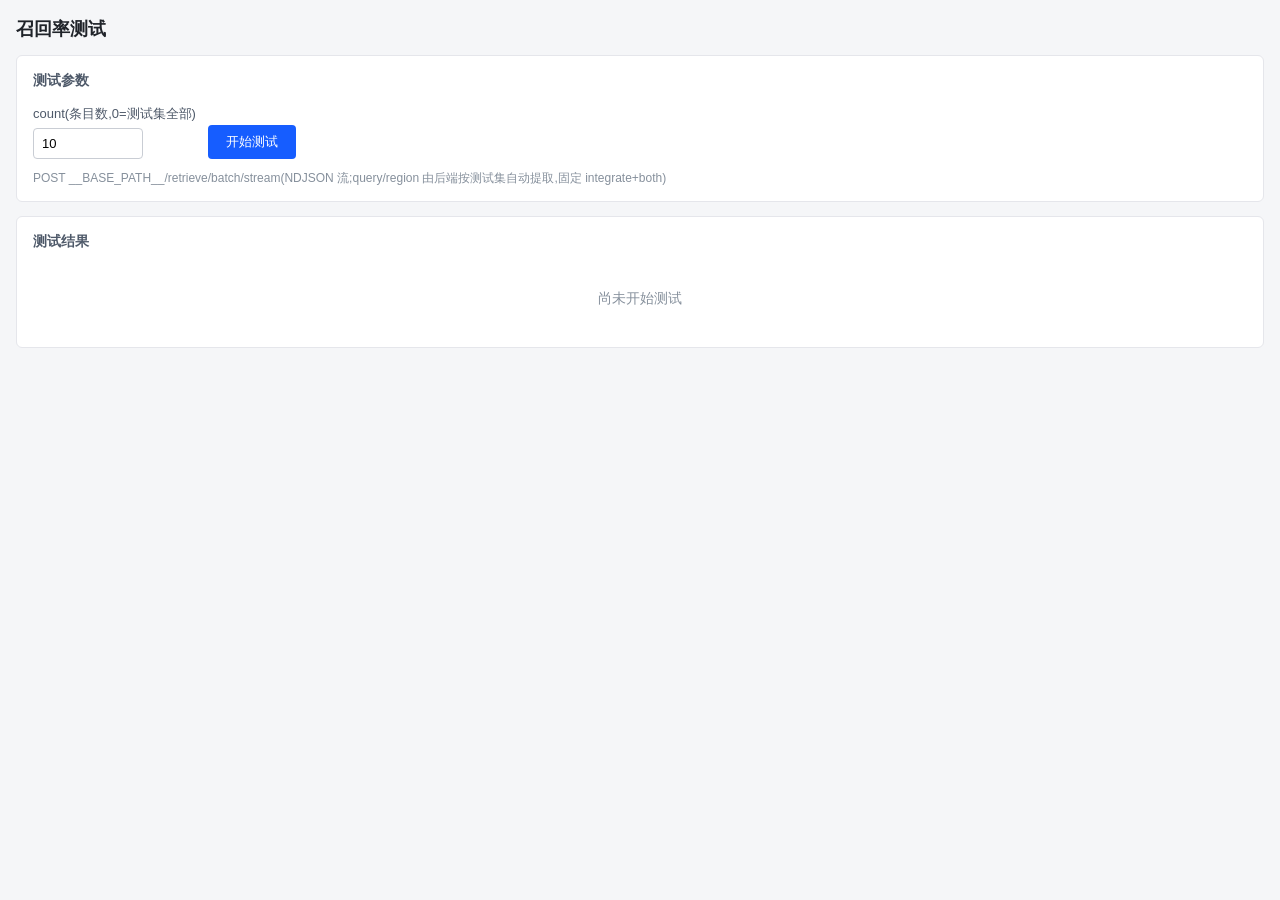
<file: universal-agent/services/retrieval_service/frontend/test.html>
<!DOCTYPE html>
<html lang="zh-CN">
<head>
<meta charset="UTF-8">
<meta name="viewport" content="width=device-width, initial-scale=1.0">
<title>召回率测试</title>
<style>
  * { box-sizing: border-box; }
  body {
    margin: 0; padding: 16px; font-family: -apple-system, "Segoe UI", "Microsoft YaHei", sans-serif;
    background: #f5f6f8; color: #1f2329; font-size: 14px; line-height: 1.5;
  }
  h1 { margin: 0 0 12px; font-size: 18px; }
  .card {
    background: #fff; border: 1px solid #e5e6eb; border-radius: 6px;
    padding: 14px 16px; margin-bottom: 14px;
  }
  .card h2 { margin: 0 0 10px; font-size: 14px; color: #4e5969; font-weight: 600; }
  .form-row { display: flex; gap: 12px; align-items: flex-end; flex-wrap: wrap; }
  .field { display: flex; flex-direction: column; gap: 4px; }
  .field .lbl { color: #4e5969; font-size: 13px; }
  input[type=text] {
    width: 110px; padding: 7px 8px; border: 1px solid #c9cdd4; border-radius: 4px;
    font-family: inherit; font-size: 13px; background: #fff;
  }
  button {
    background: #165dff; color: #fff; border: none; border-radius: 4px;
    padding: 8px 18px; cursor: pointer; font-size: 13px;
  }
  button:hover { background: #0e42d2; }
  button:disabled { background: #94bfff; cursor: not-allowed; }
  .row { display: flex; gap: 8px; align-items: center; }
  .badge { display: inline-block; padding: 1px 6px; border-radius: 3px; font-size: 12px; white-space: nowrap; }
  .badge.ok { background: #e8ffea; color: #00b42a; }
  .badge.err { background: #ffece8; color: #f53f3f; }
  .hint { color: #86909c; font-size: 12px; }
  .empty { color: #86909c; text-align: center; padding: 24px; }
  /* ── 汇总统计 ── */
  .summary-bar { display:flex; align-items:center; gap:16px; flex-wrap:wrap; }
  .progress-track { flex:1; min-width:160px; background:#f2f3f5; border-radius:4px; height:18px; overflow:hidden; }
  .progress-fill { height:100%; background:#165dff; transition:width .2s; width:0; }
  .stat { font-size:13px; color:#4e5969; white-space:nowrap; }
  .stat b { color:#165dff; }
  /* ── 单条结果卡片 ── */
  .item-card { border:1px solid #e5e6eb; border-radius:6px; padding:10px 12px; margin-bottom:10px; background:#fff; }
  .item-card.hit { border-color:#b7eb8f; background:#f6ffed; }
  .item-header { display:flex; align-items:center; flex-wrap:wrap; gap:6px; margin-bottom:8px; font-size:13px; }
  .item-header .q { font-weight:600; }
  .round-block { border-left:3px solid #165dff; padding:6px 0 6px 10px; margin:6px 0; background:#fafbfc; border-radius:0 4px 4px 0; }
  .round-block.rewrite { border-left-color:#ff7d00; }
  .round-label { color:#165dff; font-weight:600; font-size:12px; margin-bottom:4px; }
  .round-block.rewrite .round-label { color:#ff7d00; }
  .round-section { margin:4px 0; display:flex; align-items:center; flex-wrap:wrap; gap:4px; }
  .section-label { color:#4e5969; font-size:12px; min-width:90px; }
  .chip { display:inline-block; padding:2px 8px; border-radius:10px; background:#e8f3ff; color:#165dff; font-size:12px; }
  .chip-new { background:#fff3e0; color:#ff7d00; border:1px dashed #ffb877; }
  .kid { display:inline-block; padding:2px 6px; border-radius:3px; background:#f7f8fa; color:#4e5969; font-size:12px; font-family:Consolas,Monaco,monospace; }
  .kid-new { background:#fff3e0; color:#ff7d00; }
  .kid-hit { background:#e8ffea; color:#00b42a; font-weight:600; }
  .kid-expected-hit { background:#e8ffea; color:#00b42a; font-weight:600; }
  .kid-expected-miss { background:#ffece8; color:#f53f3f; text-decoration:line-through; }
</style>
</head>
<body>
<h1>召回率测试</h1>

<div class="card">
  <h2>测试参数</h2>
  <div class="form-row">
    <div class="field">
      <span class="lbl">count(条目数,0=测试集全部)</span>
      <input type="text" id="count" value="10" />
    </div>
    <div class="field">
      <span class="lbl">&nbsp;</span>
      <button id="startTest">开始测试</button>
    </div>
    <span id="status" class="hint"></span>
  </div>
  <div class="hint" style="margin-top:10px">POST <span id="basePath"></span>/retrieve/batch/stream(NDJSON 流;query/region 由后端按测试集自动提取,固定 integrate+both)</div>
</div>

<div class="card">
  <h2>测试结果</h2>
  <div id="summary" class="summary-bar" style="display:none">
    <div class="progress-track"><div id="progressFill" class="progress-fill"></div></div>
    <span class="stat">进度 <b id="stDone">0</b>/<b id="stTotal">0</b></span>
    <span class="stat">命中 <b id="stHit">0</b></span>
    <span class="stat">召回率 <b id="stRate">0.0%</b></span>
  </div>
  <div id="result" style="margin-top:12px"><div class="empty">尚未开始测试</div></div>
</div>

<script>
var BASE = "__BASE_PATH__";
document.getElementById("basePath").textContent = BASE;

var startBtn = document.getElementById("startTest");
var statusEl = document.getElementById("status");
var countInput = document.getElementById("count");
var resultEl = document.getElementById("result");
var summaryEl = document.getElementById("summary");
var abortCtrl = null;

startBtn.addEventListener("click", async function() {
  var raw = parseInt(countInput.value, 10);
  var count = isNaN(raw) ? 10 : raw;

  startBtn.disabled = true;
  statusEl.textContent = "测试中...";
  summaryEl.style.display = "none";
  resultEl.innerHTML = '<div class="empty">启动测试...</div>';

  var details = [];
  var total = 0, hitCount = 0;

  if (abortCtrl) { try { abortCtrl.abort(); } catch(_) {} }
  abortCtrl = new AbortController();

  try {
    var resp = await fetch(BASE + "/retrieve/batch/stream", {
      method: "POST",
      headers: { "Content-Type": "application/json" },
      body: JSON.stringify({ count: count }),
      signal: abortCtrl.signal
    });
    if (!resp.ok || !resp.body || !resp.body.getReader) {
      var errText = await resp.text().catch(function() { return ""; });
      throw new Error("HTTP " + resp.status + " " + errText.slice(0, 300));
    }

    var reader = resp.body.getReader();
    var decoder = new TextDecoder();
    var buffer = "";

    while (true) {
      var chunk = await reader.read();
      if (chunk.done) break;
      buffer += decoder.decode(chunk.value, { stream: true });
      var lines = buffer.split("\n");
      buffer = lines.pop();
      for (var i = 0; i < lines.length; i++) {
        var line = lines[i].trim();
        if (!line) continue;
        var d;
        try { d = JSON.parse(line); }
        catch (e) { continue; }
        // 后端错误信封(如测试集为空)非 NDJSON 流,直接提示
        if (d.rtnCode && d.rtnCode !== "0") {
          throw new Error(d.rtnMsg || ("rtnCode=" + d.rtnCode));
        }
        if (d.type === "start") {
          // start 行结构: {"type":"start","total":N,"request_id":"..."}
          total = d.total;
          updateSummary(0, total, 0);
          summaryEl.style.display = "flex";
        } else if (d.type === "item") {
          details.push(d.data);
          hitCount = details.filter(function(x) { return x.hit; }).length;
          updateSummary(details.length, total, hitCount);
          renderItems(details);
        } else if (d.type === "summary") {
          hitCount = d.data.hit_count;
          updateSummary(details.length, total, hitCount);
          renderItems(details);
        }
      }
    }
    if (total === 0) {
      statusEl.textContent = "完成: 0/0";
    } else {
      statusEl.textContent = "完成: " + hitCount + "/" + total
        + " · 召回率 " + (total ? (hitCount / total * 100).toFixed(1) : "0.0") + "%";
    }
  } catch (e) {
    statusEl.textContent = e.name === "AbortError" ? "已取消" : ("测试失败: " + (e.message || e));
    if (details.length) renderItems(details);
  } finally {
    startBtn.disabled = false;
    abortCtrl = null;
  }
});

function updateSummary(done, total, hit) {
  var rate = total ? (hit / total * 100) : 0;
  document.getElementById("progressFill").style.width = (total ? Math.round(done / total * 100) : 0) + "%";
  document.getElementById("stDone").textContent = done;
  document.getElementById("stTotal").textContent = total;
  document.getElementById("stHit").textContent = hit;
  document.getElementById("stRate").textContent = rate.toFixed(1) + "%";
}

function escapeHtml(s) {
  return String(s == null ? "" : s).replace(/&/g, "&amp;").replace(/</g, "&lt;").replace(/>/g, "&gt;");
}

function renderItems(details) {
  if (!details.length) {
    resultEl.innerHTML = '<div class="empty">无结果</div>';
    return;
  }
  var html = "";
  details.forEach(function(d) { html += renderItemCard(d); });
  resultEl.innerHTML = html;
}

function renderItemCard(d) {
  var expected = d.expected_kids || [];
  var recalled = d.recalled_kids || [];
  var kwHistory = d.keywords_history || [];
  var kidHistory = d.ranked_kids_history || [];

  var html = '<div class="item-card ' + (d.hit ? "hit" : "") + '">';
  html += '<div class="item-header">';
  html += '<span class="badge ' + (d.hit ? 'ok' : 'err') + '">' + (d.hit ? '命中' : '未命中') + '</span>';
  html += '<span style="color:#86909c">#' + (d.index != null ? d.index : '-') + '</span>';
  html += '<span class="q">' + escapeHtml(d.user_query || '') + '</span>';
  html += '<span style="color:#86909c">[' + escapeHtml(d.region_code || '') + ']</span>';
  html += '<span style="color:#86909c">' + escapeHtml(d.outcome || '') + '</span>';
  html += '<span style="color:#86909c">' + (d.recalled_count || 0) + '片段</span>';
  html += '<span style="color:#86909c">' + (d.elapsed_ms || 0) + 'ms</span>';
  html += '</div>';

  // 期望 kid:末轮召回到的标绿,未召回到的标红删除线
  html += '<div class="round-section">';
  html += '<span class="section-label">期望kid(' + expected.length + '):</span>';
  if (!expected.length) {
    html += '<span class="hint">(无标注)</span>';
  } else {
    expected.forEach(function(k) {
      var isHit = recalled.indexOf(k) >= 0;
      html += '<span class="kid ' + (isHit ? 'kid-expected-hit' : 'kid-expected-miss') + '">' + escapeHtml(k) + '</span>';
    });
  }
  html += '</div>';

  // 每轮关键词与 kid(与上一轮对比,新增项标橙;命中期望 kid 标绿)
  var maxRounds = Math.max(kwHistory.length, kidHistory.length);
  if (maxRounds === 0) {
    html += '<div class="hint" style="margin:6px 0">(无分轮检索历史)</div>';
  } else {
    for (var r = 0; r < maxRounds; r++) {
      var kws = kwHistory[r] || [];
      var kids = kidHistory[r] || [];
      var prevKwSet = {};
      var prevKidSet = {};
      if (r > 0) {
        (kwHistory[r - 1] || []).forEach(function(k) { prevKwSet[k] = true; });
        (kidHistory[r - 1] || []).forEach(function(k) { prevKidSet[k] = true; });
      }

      html += '<div class="round-block' + (r > 0 ? ' rewrite' : '') + '">';
      html += '<div class="round-label">第' + (r + 1) + '轮 '
           + (r === 0 ? '(原始查询 intergrate_all)' : '(query_rewrite 改写后 intergrate_all)')
           + '</div>';

      html += '<div class="round-section">';
      html += '<span class="section-label">关键词(' + kws.length + '):</span>';
      if (!kws.length) {
        html += '<span class="hint">(空)</span>';
      } else {
        kws.forEach(function(k) {
          var isNew = r > 0 && !prevKwSet[k];
          html += '<span class="chip ' + (isNew ? 'chip-new' : '') + '"'
               + (isNew ? ' title="本轮新增/改写关键词"' : '') + '>'
               + escapeHtml(k) + '</span>';
        });
      }
      html += '</div>';

      html += '<div class="round-section">';
      html += '<span class="section-label">kid(' + kids.length + '):</span>';
      if (!kids.length) {
        html += '<span class="hint">(空)</span>';
      } else {
        kids.forEach(function(k) {
          var isNew = r > 0 && !prevKidSet[k];
          var isExpHit = expected.indexOf(k) >= 0;
          var cls = "kid";
          if (isExpHit) cls += " kid-hit";
          else if (isNew) cls += " kid-new";
          var title = isExpHit ? "命中期望kid" : (isNew ? "本轮新增kid" : "");
          html += '<span class="' + cls + '"' + (title ? ' title="' + title + '"' : '') + '>'
               + escapeHtml(k) + '</span>';
        });
      }
      html += '</div>';

      html += '</div>';
    }
  }

  html += '</div>';
  return html;
}
</script>
</body>
</html>
</file>
